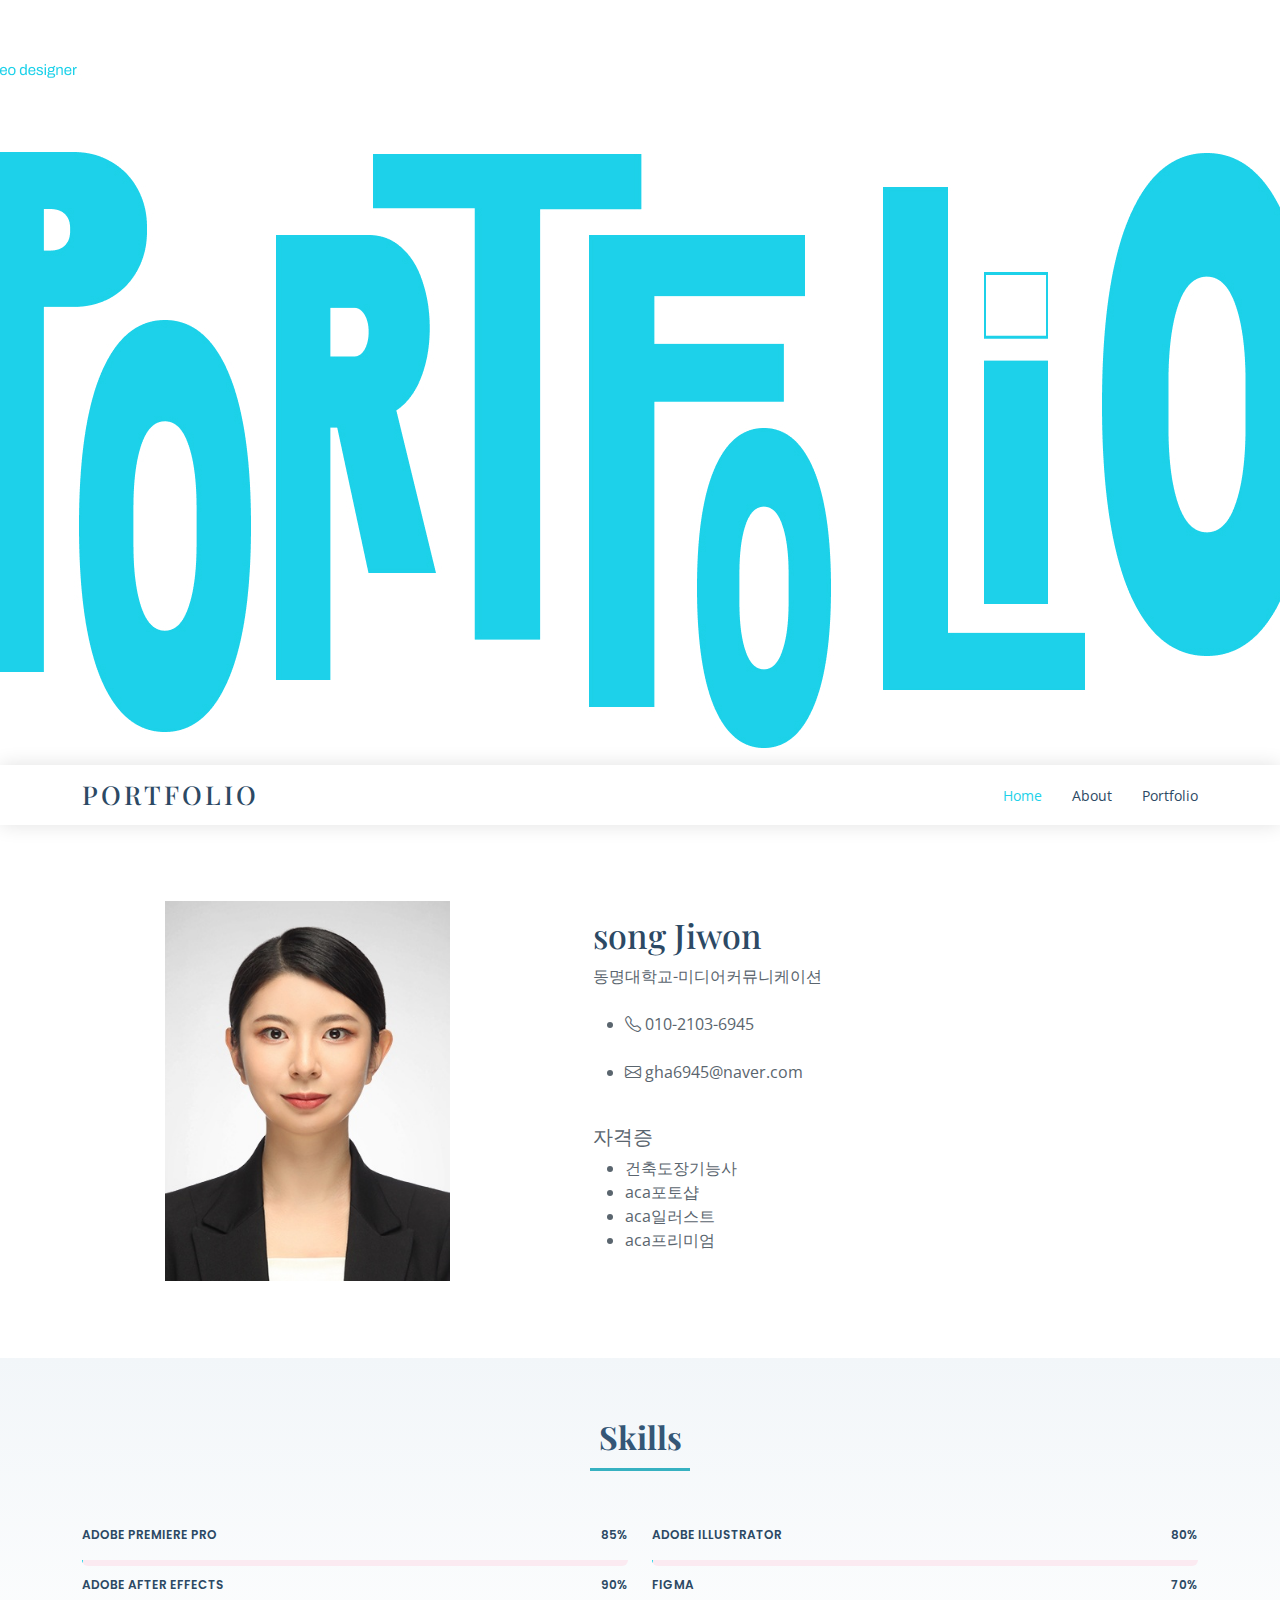
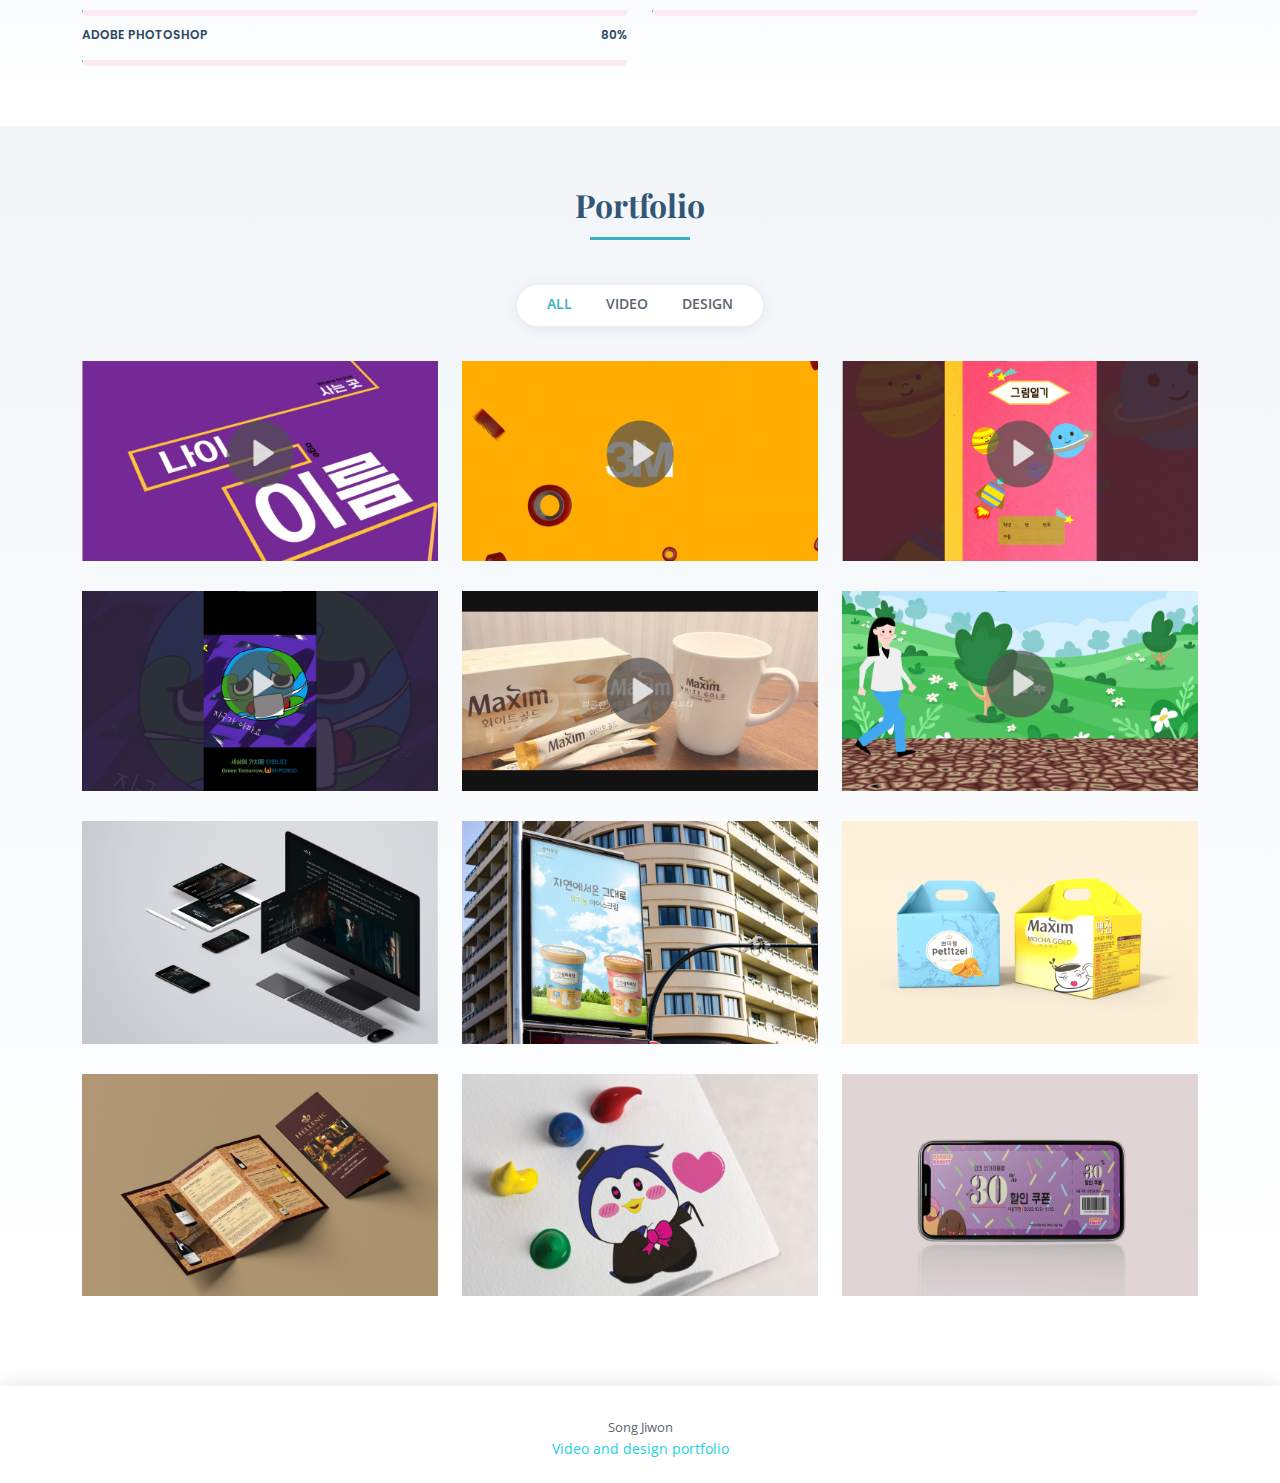
<file: index.html>
<!DOCTYPE html>
<html lang="ko">

<head>
  <meta charset="utf-8">
  <meta content="width=device-width, initial-scale=1.0" name="viewport">

  <title>Song Jiwon</title>
  <meta content="" name="description">
  <meta content="" name="keywords">

  <!-- Favicons -->
  <link href="./img2/icon.svg" rel="icon">
  <link href="assets/img/apple-touch-icon.png" rel="apple-touch-icon">

  <!-- Google Fonts -->
  <link href="https://fonts.googleapis.com/css?family=Open+Sans:300,300i,400,400i,600,600i,700,700i|Poppins:300,300i,400,400i,500,500i,600,600i,700,700i|Playfair+Display:400,400i,500,500i,600,600i,700,700i&subset=cyrillic" rel="stylesheet">

  <!-- Vendor CSS Files -->
  <link href="assets/vendor/bootstrap/css/bootstrap.min.css" rel="stylesheet">
  <link href="assets/vendor/bootstrap-icons/bootstrap-icons.css" rel="stylesheet">
  <link href="assets/vendor/boxicons/css/boxicons.min.css" rel="stylesheet">
  <link href="assets/vendor/glightbox/css/glightbox.min.css" rel="stylesheet">
  <link href="assets/vendor/swiper/swiper-bundle.min.css" rel="stylesheet">

  <!-- Template Main CSS File -->
  <link href="assets/css/style.css" rel="stylesheet">

  <!-- =======================================================
  * Template Name: Lonely
  * Updated: Jan 29 2024 with Bootstrap v5.3.2
  * Template URL: https://bootstrapmade.com/free-html-bootstrap-template-lonely/
  * Author: BootstrapMade.com
  * License: https://bootstrapmade.com/license/
  ======================================================== -->
</head>

<body>

  <!-- ======= Hero Section ======= -->
  <section id="hero" class="d-flex flex-column align-items-center justify-content-center">
    <h1></h1>
    <h2></h2>
    <!-- <a href="#portfolio" class="btn-get-started scrollto"><i class="bi bi-chevron-double-down"></i></a> -->
  </section><!-- End Hero -->

  <!-- ======= Header ======= -->
  <header id="header" class="d-flex align-items-center">
    <div class="container d-flex align-items-center justify-content-between">

      <div class="logo">
        <h1><a href="index.html">portfolio</a></h1>
        <!-- Uncomment below if you prefer to use an image logo -->
        <!-- <a href="index.html"><img src="assets/img/logo.png" alt="" class="img-fluid"></a>-->
      </div>

      <nav id="navbar" class="navbar">
        <ul>
          <li><a class="nav-link scrollto active" href="#hero">Home</a></li>
          <li><a class="nav-link scrollto" href="#about">About</a></li>
          <!-- <li><a class="nav-link scrollto" href="#services">Services</a></li> -->
          <li><a class="nav-link scrollto" href="#portfolio">Portfolio</a></li>
        </ul>
        <i class="bi bi-list mobile-nav-toggle"></i>
      </nav><!-- .navbar -->

    </div>
  </header><!-- End Header -->

  <main id="main">

    <!-- ======= About Section ======= -->
    <section id="about" class="about">
      <div class="container">

        <div class="row no-gutters">
          <div class="image col-xl-5 d-flex align-items-stretch justify-content-center justify-content-lg-start"></div>
          <div class="col-xl-7 ps-0 ps-lg-5 pe-lg-1 d-flex align-items-stretch">
            <div class="content d-flex flex-column justify-content-center">
              <h3>song Jiwon</h3>
              <p>동명대학교-미디어커뮤니케이션</p>
				<br>

				<ul>
					<li><i class="bi bi-telephone"></i> 010-2103-6945</li>
					<br>
					<li><i class="bi bi-envelope"></i> gha6945@naver.com</li>
					
				</ul>
        <br>

        <h5>자격증</h5>

  <ul>
    <li>건축도장기능사</li>
    <li>aca포토샵</li>
    <li>aca일러스트</li>
    <li></i>aca프리미엄</li>
    
  </ul>
        
				
            </div><!-- End .content-->
          </div>
        </div>

      </div>
    </section><!-- End About Section -->

    <!-- ======= Skills Section ======= -->
    <section id="skills" class="skills section-bg">
      <div class="container">

        <div class="section-title">
          <h2 class="row justify-content-center">Skills</h2>
          <p></p>
        </div>

        <div class="row skills-content">

          <div class="col-lg-6">

            <div class="progress">
              <span class="skill">Adobe Premiere Pro <i class="val">85%</i></span>
              <div class="progress-bar-wrap">
                <div class="progress-bar" role="progressbar" aria-valuenow="85" aria-valuemin="0" aria-valuemax="100"></div>
              </div>
            </div>

            <div class="progress">
              <span class="skill">Adobe After Effects <i class="val">90%</i></span>
              <div class="progress-bar-wrap">
                <div class="progress-bar" role="progressbar" aria-valuenow="90" aria-valuemin="0" aria-valuemax="100"></div>
              </div>
            </div>

            <div class="progress">
              <span class="skill">Adobe Photoshop <i class="val">80%</i></span>
              <div class="progress-bar-wrap">
                <div class="progress-bar" role="progressbar" aria-valuenow="80" aria-valuemin="0" aria-valuemax="100"></div>
              </div>
            </div>

          </div>

          <div class="col-lg-6">

            <div class="progress">
              <span class="skill">Adobe Illustrator <i class="val">80%</i></span>
              <div class="progress-bar-wrap">
                <div class="progress-bar" role="progressbar" aria-valuenow="80" aria-valuemin="0" aria-valuemax="100"></div>
              </div>
            </div>

            <div class="progress">
              <span class="skill">Figma <i class="val">70%</i></span>
              <div class="progress-bar-wrap">
                <div class="progress-bar" role="progressbar" aria-valuenow="70" aria-valuemin="0" aria-valuemax="100"></div>
              </div>
            </div>

          </div>

        </div>

      </div>
    </section><!-- End Skills Section -->




    
 <!-- About-->
        <!-- <section class="page-section" id="about">
            <div class="container">
                <div class="text-center">
                    <h2 class="section-heading text-uppercase">About</h2>
                    <h3 class="section-subheading text-muted"></h3>
                </div>
				<div class="row justify-content-center">
				   <img src="./img2/abtou4(b).jpg" alt="about">
				</div>
            </div>
			
        </section> -->

	  

    <!-- ======= Services Section ======= -->
    <!-- ======= Portfolio Section ======= -->
    <section id="portfolio" class="portfolio section-bg">
      <div class="container">

        <div class="section-title">
          <h2 class="row justify-content-center">Portfolio</h2>
          <p></p>
        </div>
		  
		<div class="row">
          <div class="col-lg-12 d-flex justify-content-center">
            <ul id="portfolio-flters">
              <li data-filter="*" class="filter-active">All</li> 
              <li data-filter=".filter-app">video</li>
              <li data-filter=".filter-card">design</li>
            </ul>
          </div>
        </div>  
		  

        <div class="row portfolio-container">



          <div class="col-lg-4 col-md-6 portfolio-item filter-app">
            <div class="portfolio-wrap">
             <a href="https://youtu."><img src="./img3/1.jpg" class="card-img-top" alt="타이포 자소서"></a>
              <div class="portfolio-info">
                <h4>typography</h4>
                <p>MBN Y 포럼 2024 영자 콘테스트</p>
              </div>
              <div class="portfolio-links">
               
                <a href="https://youtu.be/mB9tCd2wkXI?si=MrRqlbJ6D8ANykJV" target="_blank" title="More Details"><i class="bx bx-link"></i></a>
              </div>
            </div>
          </div>

          <div class="col-lg-4 col-md-6 portfolio-item filter-app">
            <div class="portfolio-wrap">
             <a href="https://youtu."><img src="./img3/2.jpg" class="card-img-top" alt="3m"></a>
              <div class="portfolio-info">
                <h4>3M</h4>
                <p>3M SHORT FORM 콘테스트</p>
              </div>
              <div class="portfolio-links">
               
                <a href="https://youtu.be/YlCiuWDrrts" target="_blank" title="More Details"><i class="bx bx-link"></i></a>
              </div>
            </div>
          </div>

          <div class="col-lg-4 col-md-6 portfolio-item filter-app">
            <div class="portfolio-wrap">
             <a href="https://youtu.be/x16u8t7CDGU"><img src="./img3/3.jpg" class="card-img-top" alt="해남고구마"></a>
              <div class="portfolio-info">
                <h4>Animation</h4>
                <p>해남고구마 SHORTS 공모전</p>
              </div>
              <div class="portfolio-links">
               
                <a href="https://youtu.be/x16u8t7CDGU" target="_blank" title="More Details"><i class="bx bx-link"></i></a>
              </div>
            </div>
          </div>

          <div class="col-lg-4 col-md-6 portfolio-item filter-app">
            <div class="portfolio-wrap">
             <a href="https://youtu."><img src="./img3/4.jpg" class="card-img-top" alt="세가더"></a>
              <div class="portfolio-info">
                <h4>세가더</h4>
                <p>세가더 쇼츠 영상 공모전</p>
              </div>
              <div class="portfolio-links">
               
                <a href="https://youtube.com/shorts/Qz4KbfebNNg?si=tNpJ9q44SoJaIt2j" target="_blank" title="More Details"><i class="bx bx-link"></i></a>
              </div>
            </div>
          </div>

          <div class="col-lg-4 col-md-6 portfolio-item filter-app">
            <div class="portfolio-wrap">
             <a href="https://youtu."><img src="./img2/maxim1.jpg" class="card-img-top" alt="맥심"></a>
              <div class="portfolio-info">
                <h4>Maxim</h4>
                <p>Maxim 제품광고 영상</p>
              </div>
              <div class="portfolio-links">
               
                <a href="https://youtu.be/nggbUxx6_Y0?si=0JaGi3tFv72K0But" target="_blank" title="More Details"><i class="bx bx-link"></i></a>
              </div>
            </div>
          </div>
          <div class="col-lg-4 col-md-6 portfolio-item filter-app">
            <div class="portfolio-wrap">
             <a href="https://youtu."><img src="./img2/ca3.jpg" class="card-img-top" alt="맥심"></a>
              <div class="portfolio-info">
                <h4>캐릭터</h4>
                <p>걷는 캐릭터</p>
              </div>
              <div class="portfolio-links">
               
                <a href="https://www.youtube.com/watch?v=NIV0UNbXyi8" target="_blank" title="More Details"><i class="bx bx-link"></i></a>
              </div>
            </div>
          </div>






          
			
		  

		  
			
		<div class="col-lg-4 col-md-6 portfolio-item filter-card">
            <div class="portfolio-wrap">
              <img src="img2/figma mockup.jpg" class="img-fluid" alt="">
              <div class="portfolio-info">
                <h4>figma</h4>
                <p>피그마를 활용한 웹사이트</p>
              </div>
              <div class="portfolio-links">
                <!-- <a href="assets/img/portfolio/portfolio-11.jpg" data-gallery="portfolioGallery" class="portfolio-lightbox" title="plus1"><i class="bx bx-plus"></i></a>  -->
                <a href="portfolio-details_3-1.html" title="More Details"><i class="bx bx-link"></i></a>
              </div>
            </div>
          </div> 
			
			
		<div class="col-lg-4 col-md-6 portfolio-item filter-card">
            <div class="portfolio-wrap">
              <img src="img2/pasture.jpg" class="img-fluid" alt="">
              <div class="portfolio-info">
                <h4>상세페이지</h4>
                <p>상하목장 아이스크림 상세페이지 디자인</p>
              </div>
              <div class="portfolio-links">
                <!-- <a href="assets/img/portfolio/portfolio-9.jpg" data-gallery="portfolioGallery" class="portfolio-lightbox" title="plus5"><i class="bx bx-plus"></i></a> -->
                <a href="portfolio-details_3-6.html" title="More Details"><i class="bx bx-link"></i></a>
              </div>
            </div>
          </div>			
			
			
			
		<div class="col-lg-4 col-md-6 portfolio-item filter-card">
            <div class="portfolio-wrap">
              <img src="./img3/mac1.jpg" class="img-fluid" alt="">
              <div class="portfolio-info">
                <h4>package design</h4>
                <p>맥심, 쁘띠젤 패키지디자인</p>
              </div>
              <div class="portfolio-links">
                <!-- <a href="assets/img/portfolio/portfolio-13.jpg" data-gallery="portfolioGallery" class="portfolio-lightbox" title="plus3"><i class="bx bx-plus"></i></a> -->
                <a href="portfolio-details_3-3.html" title="More Details"><i class="bx bx-link"></i></a>
              </div>
            </div>
          </div>
			
			
		<div class="col-lg-4 col-md-6 portfolio-item filter-card">
            <div class="portfolio-wrap">
              <img src="./img2/leaflet3.jpg" class="img-fluid" alt="">
              <div class="portfolio-info">
                <h4>leaflet design</h4>
                <p>와인 리플릿디자인</p>
              </div>
              <div class="portfolio-links">
                <!-- <a href="assets/img/portfolio/portfolio-11.jpg" data-gallery="portfolioGallery" class="portfolio-lightbox" title="plus4"><i class="bx bx-plus"></i></a> -->
                <a href="portfolio-details_3-4.html" title="More Details"><i class="bx bx-link"></i></a>
              </div>
            </div>
          </div>	
			
			
		<div class="col-lg-4 col-md-6 portfolio-item filter-card">
            <div class="portfolio-wrap">
              <img src="img2/character mockup.jpg" class="img-fluid" alt="">
              <div class="portfolio-info">
                <h4>character</h4>
                <p>캐릭터 디자인 상세페이지</p>
              </div>
              <div class="portfolio-links">
                <!-- <a href="assets/img/portfolio/portfolio-12.jpg" data-gallery="portfolioGallery" class="portfolio-lightbox" title="plus2"><i class="bx bx-plus"></i></a>  -->
                <a href="portfolio-details_3-2.html" title="More Details"><i class="bx bx-link"></i></a>
              </div>
            </div>
          </div>  	
			
		  <div class="col-lg-4 col-md-6 portfolio-item filter-card">
            <div class="portfolio-wrap">
              <img src="img2/banner1 mo.jpg" class="img-fluid" alt="">
              <div class="portfolio-info">
                <h4>event banner</h4>
                <p>던킨도넛, WOODIQUE 이벤트 배너 </p>
              </div>
              <div class="portfolio-links">
                <!-- <a href="assets/img/portfolio/portfolio-9.jpg" data-gallery="portfolioGallery" class="portfolio-lightbox" title="plus6"><i class="bx bx-plus"></i></a> -->
                <a href="portfolio-details_3-5.html" title="More Details"><i class="bx bx-link"></i></a>
              </div>
            </div>
          </div>

        
      
        

        </div>

      </div>
    </section><!-- End Portfolio Section -->

  </main><!-- End #main -->

  <!-- ======= Footer ======= -->
  <footer id="footer">
    <div class="container">
      <div class="copyright"></div>
      <div class="credits">Song Jiwon</div>
		<div class="text-center">
			<a href="">Video and design portfolio</a>
		</div>
    </div>
  </footer><!-- End  Footer -->

  <a href="#" class="back-to-top d-flex align-items-center justify-content-center"><i class="bi bi-arrow-up-short"></i></a>

  <!-- Vendor JS Files -->
  <script src="assets/vendor/purecounter/purecounter_vanilla.js"></script>
  <script src="assets/vendor/bootstrap/js/bootstrap.bundle.min.js"></script>
  <script src="assets/vendor/glightbox/js/glightbox.min.js"></script>
  <script src="assets/vendor/isotope-layout/isotope.pkgd.min.js"></script>
  <script src="assets/vendor/swiper/swiper-bundle.min.js"></script>
  <script src="assets/vendor/waypoints/noframework.waypoints.js"></script>
  <script src="assets/vendor/php-email-form/validate.js"></script>

  <!-- Template Main JS File -->
  <script src="assets/js/main.js"></script>

</body>

</html>
</file>
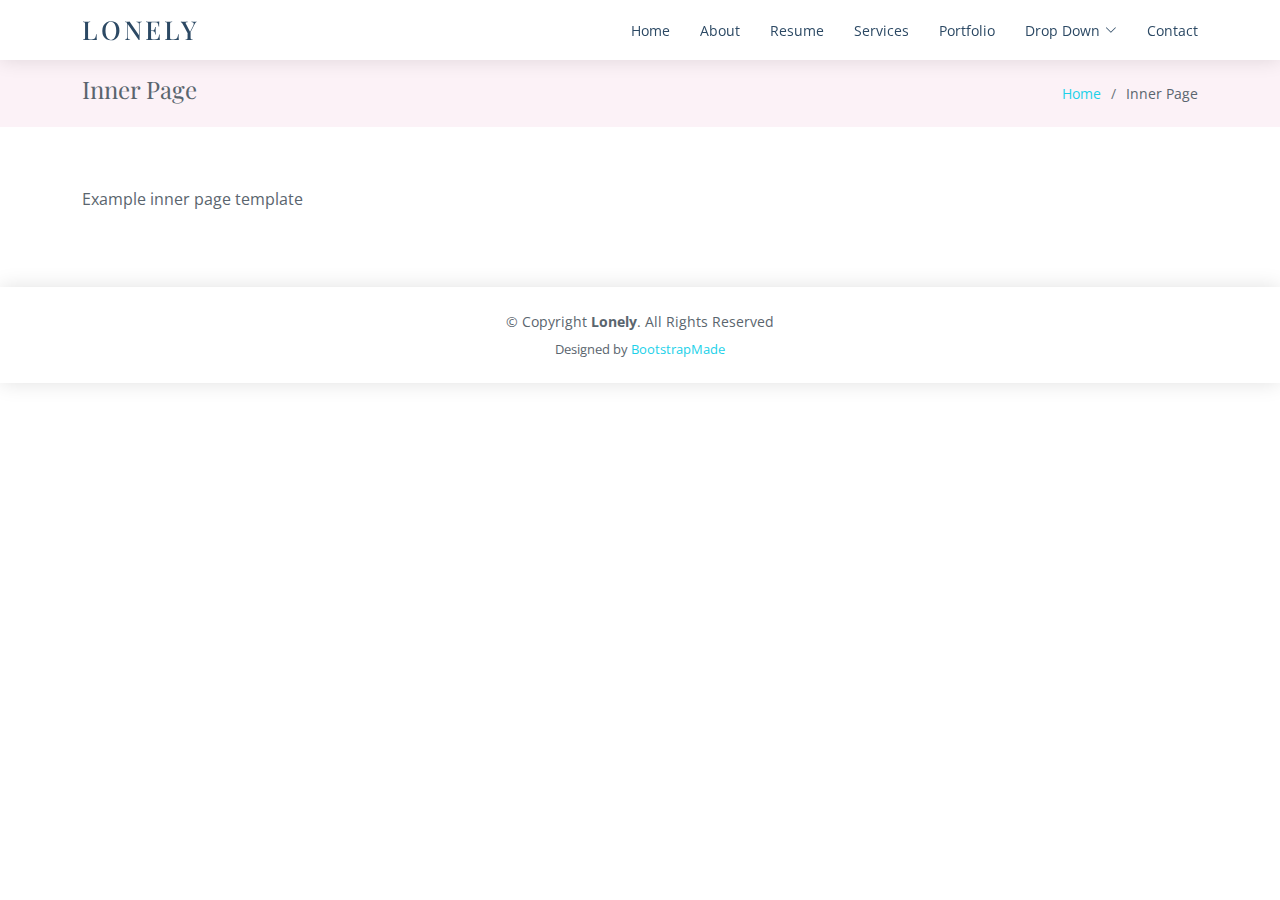
<file: inner-page.html>
<!DOCTYPE html>
<html lang="en">

<head>
  <meta charset="utf-8">
  <meta content="width=device-width, initial-scale=1.0" name="viewport">

  <title>Inner Page - Lonely Bootstrap Template</title>
  <meta content="" name="description">
  <meta content="" name="keywords">

  <!-- Favicons -->
  <link href="assets/img/favicon.png" rel="icon">
  <link href="assets/img/apple-touch-icon.png" rel="apple-touch-icon">

  <!-- Google Fonts -->
  <link href="https://fonts.googleapis.com/css?family=Open+Sans:300,300i,400,400i,600,600i,700,700i|Poppins:300,300i,400,400i,500,500i,600,600i,700,700i|Playfair+Display:400,400i,500,500i,600,600i,700,700i&subset=cyrillic" rel="stylesheet">

  <!-- Vendor CSS Files -->
  <link href="assets/vendor/bootstrap/css/bootstrap.min.css" rel="stylesheet">
  <link href="assets/vendor/bootstrap-icons/bootstrap-icons.css" rel="stylesheet">
  <link href="assets/vendor/boxicons/css/boxicons.min.css" rel="stylesheet">
  <link href="assets/vendor/glightbox/css/glightbox.min.css" rel="stylesheet">
  <link href="assets/vendor/swiper/swiper-bundle.min.css" rel="stylesheet">

  <!-- Template Main CSS File -->
  <link href="assets/css/style.css" rel="stylesheet">

  <!-- =======================================================
  * Template Name: Lonely
  * Updated: Jan 29 2024 with Bootstrap v5.3.2
  * Template URL: https://bootstrapmade.com/free-html-bootstrap-template-lonely/
  * Author: BootstrapMade.com
  * License: https://bootstrapmade.com/license/
  ======================================================== -->
</head>

<body>

  <!-- ======= Header ======= -->
  <header id="header" class="d-flex align-items-center">
    <div class="container d-flex align-items-center justify-content-between">

      <div class="logo">
        <h1><a href="index.html">Lonely</a></h1>
        <!-- Uncomment below if you prefer to use an image logo -->
        <!-- <a href="index.html"><img src="assets/img/logo.png" alt="" class="img-fluid"></a>-->
      </div>

      <nav id="navbar" class="navbar">
        <ul>
          <li><a class="nav-link scrollto " href="#hero">Home</a></li>
          <li><a class="nav-link scrollto" href="#about">About</a></li>
          <li><a class="nav-link scrollto" href="#resume">Resume</a></li>
          <li><a class="nav-link scrollto" href="#services">Services</a></li>
          <li><a class="nav-link scrollto" href="#portfolio">Portfolio</a></li>
          <li class="dropdown"><a href="#"><span>Drop Down</span> <i class="bi bi-chevron-down"></i></a>
            <ul>
              <li><a href="#">Drop Down 1</a></li>
              <li class="dropdown"><a href="#"><span>Deep Drop Down</span> <i class="bi bi-chevron-right"></i></a>
                <ul>
                  <li><a href="#">Deep Drop Down 1</a></li>
                  <li><a href="#">Deep Drop Down 2</a></li>
                  <li><a href="#">Deep Drop Down 3</a></li>
                  <li><a href="#">Deep Drop Down 4</a></li>
                  <li><a href="#">Deep Drop Down 5</a></li>
                </ul>
              </li>
              <li><a href="#">Drop Down 2</a></li>
              <li><a href="#">Drop Down 3</a></li>
              <li><a href="#">Drop Down 4</a></li>
            </ul>
          </li>
          <li><a class="nav-link scrollto" href="#contact">Contact</a></li>
        </ul>
        <i class="bi bi-list mobile-nav-toggle"></i>
      </nav><!-- .navbar -->

    </div>
  </header><!-- End Header -->

  <main id="main">

    <!-- ======= Breadcrumbs Section ======= -->
    <section class="breadcrumbs">
      <div class="container">

        <div class="d-flex justify-content-between align-items-center">
          <h2>Inner Page</h2>
          <ol>
            <li><a href="index.html">Home</a></li>
            <li>Inner Page</li>
          </ol>
        </div>

      </div>
    </section><!-- End Breadcrumbs Section -->

    <section class="inner-page">
      <div class="container">
        <p>
          Example inner page template
        </p>
      </div>
    </section>

  </main><!-- End #main -->

  <!-- ======= Footer ======= -->
  <footer id="footer">
    <div class="container">
      <div class="copyright">
        &copy; Copyright <strong><span>Lonely</span></strong>. All Rights Reserved
      </div>
      <div class="credits">
        <!-- All the links in the footer should remain intact. -->
        <!-- You can delete the links only if you purchased the pro version. -->
        <!-- Licensing information: https://bootstrapmade.com/license/ -->
        <!-- Purchase the pro version with working PHP/AJAX contact form: https://bootstrapmade.com/free-html-bootstrap-template-lonely/ -->
        Designed by <a href="https://bootstrapmade.com/">BootstrapMade</a>
      </div>
    </div>
  </footer><!-- End  Footer -->

  <a href="#" class="back-to-top d-flex align-items-center justify-content-center"><i class="bi bi-arrow-up-short"></i></a>

  <!-- Vendor JS Files -->
  <script src="assets/vendor/purecounter/purecounter_vanilla.js"></script>
  <script src="assets/vendor/bootstrap/js/bootstrap.bundle.min.js"></script>
  <script src="assets/vendor/glightbox/js/glightbox.min.js"></script>
  <script src="assets/vendor/isotope-layout/isotope.pkgd.min.js"></script>
  <script src="assets/vendor/swiper/swiper-bundle.min.js"></script>
  <script src="assets/vendor/waypoints/noframework.waypoints.js"></script>
  <script src="assets/vendor/php-email-form/validate.js"></script>

  <!-- Template Main JS File -->
  <script src="assets/js/main.js"></script>

</body>

</html>
</file>
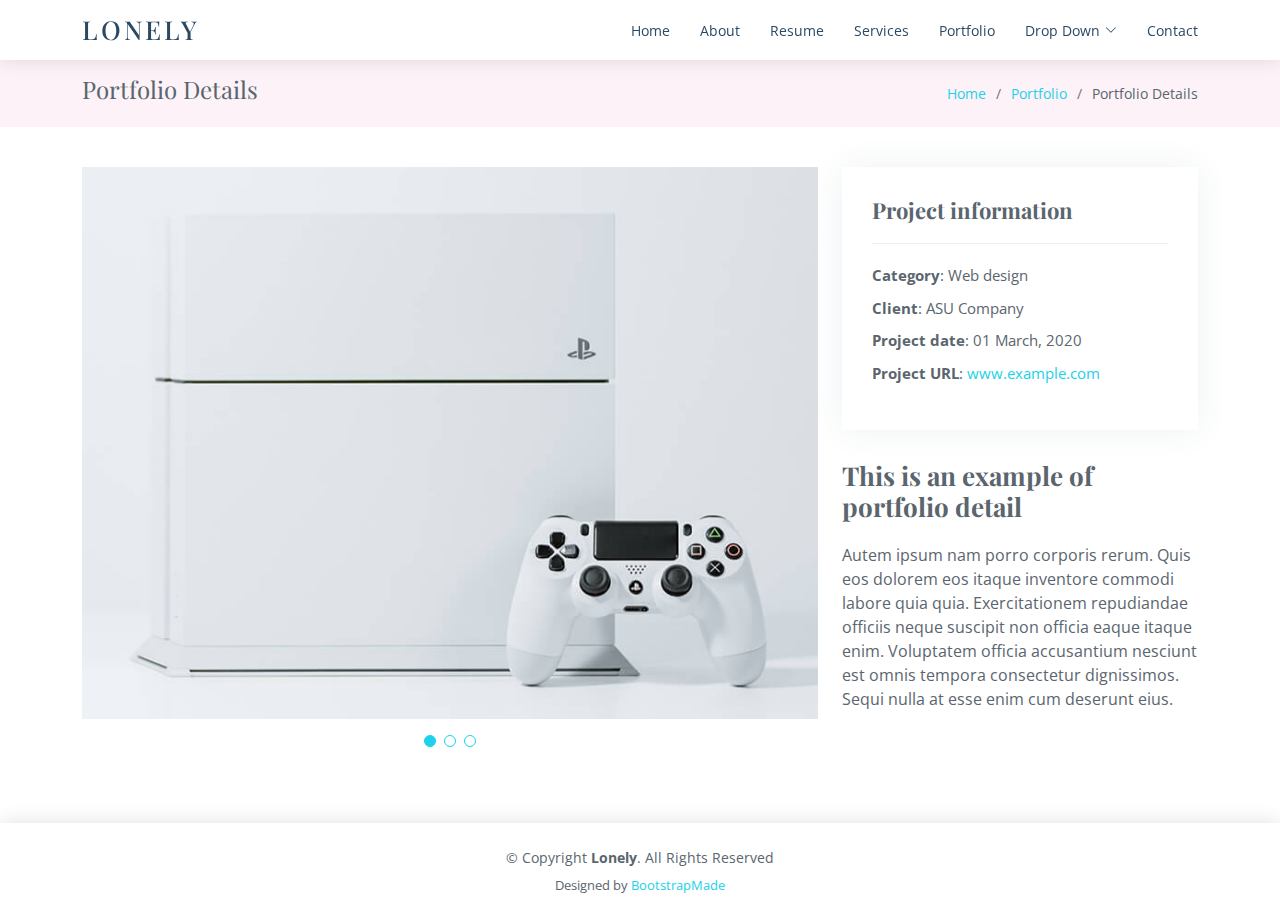
<file: portfolio-details.html>
<!DOCTYPE html>
<html lang="en">

<head>
  <meta charset="utf-8">
  <meta content="width=device-width, initial-scale=1.0" name="viewport">

  <title>Portfolio Details - Lonely Bootstrap Template</title>
  <meta content="" name="description">
  <meta content="" name="keywords">

  <!-- Favicons -->
  <link href="assets/img/favicon.png" rel="icon">
  <link href="assets/img/apple-touch-icon.png" rel="apple-touch-icon">

  <!-- Google Fonts -->
  <link href="https://fonts.googleapis.com/css?family=Open+Sans:300,300i,400,400i,600,600i,700,700i|Poppins:300,300i,400,400i,500,500i,600,600i,700,700i|Playfair+Display:400,400i,500,500i,600,600i,700,700i&subset=cyrillic" rel="stylesheet">

  <!-- Vendor CSS Files -->
  <link href="assets/vendor/bootstrap/css/bootstrap.min.css" rel="stylesheet">
  <link href="assets/vendor/bootstrap-icons/bootstrap-icons.css" rel="stylesheet">
  <link href="assets/vendor/boxicons/css/boxicons.min.css" rel="stylesheet">
  <link href="assets/vendor/glightbox/css/glightbox.min.css" rel="stylesheet">
  <link href="assets/vendor/swiper/swiper-bundle.min.css" rel="stylesheet">

  <!-- Template Main CSS File -->
  <link href="assets/css/style.css" rel="stylesheet">

  <!-- =======================================================
  * Template Name: Lonely
  * Updated: Jan 29 2024 with Bootstrap v5.3.2
  * Template URL: https://bootstrapmade.com/free-html-bootstrap-template-lonely/
  * Author: BootstrapMade.com
  * License: https://bootstrapmade.com/license/
  ======================================================== -->
</head>

<body>

  <!-- ======= Header ======= -->
  <header id="header" class="d-flex align-items-center">
    <div class="container d-flex align-items-center justify-content-between">

      <div class="logo">
        <h1><a href="index.html">Lonely</a></h1>
        <!-- Uncomment below if you prefer to use an image logo -->
        <!-- <a href="index.html"><img src="assets/img/logo.png" alt="" class="img-fluid"></a>-->
      </div>

      <nav id="navbar" class="navbar">
        <ul>
          <li><a class="nav-link scrollto " href="#hero">Home</a></li>
          <li><a class="nav-link scrollto" href="#about">About</a></li>
          <li><a class="nav-link scrollto" href="#resume">Resume</a></li>
          <li><a class="nav-link scrollto" href="#services">Services</a></li>
          <li><a class="nav-link scrollto" href="#portfolio">Portfolio</a></li>
          <li class="dropdown"><a href="#"><span>Drop Down</span> <i class="bi bi-chevron-down"></i></a>
            <ul>
              <li><a href="#">Drop Down 1</a></li>
              <li class="dropdown"><a href="#"><span>Deep Drop Down</span> <i class="bi bi-chevron-right"></i></a>
                <ul>
                  <li><a href="#">Deep Drop Down 1</a></li>
                  <li><a href="#">Deep Drop Down 2</a></li>
                  <li><a href="#">Deep Drop Down 3</a></li>
                  <li><a href="#">Deep Drop Down 4</a></li>
                  <li><a href="#">Deep Drop Down 5</a></li>
                </ul>
              </li>
              <li><a href="#">Drop Down 2</a></li>
              <li><a href="#">Drop Down 3</a></li>
              <li><a href="#">Drop Down 4</a></li>
            </ul>
          </li>
          <li><a class="nav-link scrollto" href="#contact">Contact</a></li>
        </ul>
        <i class="bi bi-list mobile-nav-toggle"></i>
      </nav><!-- .navbar -->

    </div>
  </header><!-- End Header -->

  <main id="main">

    <!-- ======= Breadcrumbs Section ======= -->
    <section class="breadcrumbs">
      <div class="container">

        <div class="d-flex justify-content-between align-items-center">
          <h2>Portfolio Details</h2>
          <ol>
            <li><a href="index.html">Home</a></li>
            <li><a href="portfolio.html">Portfolio</a></li>
            <li>Portfolio Details</li>
          </ol>
        </div>

      </div>
    </section><!-- Breadcrumbs Section -->

    <!-- ======= Portfolio Details Section ======= -->
    <section id="portfolio-details" class="portfolio-details">
      <div class="container">

        <div class="row gy-4">

          <div class="col-lg-8">
            <div class="portfolio-details-slider swiper">
              <div class="swiper-wrapper align-items-center">

                <div class="swiper-slide">
                  <img src="assets/img/portfolio/portfolio-1.jpg" alt="">
                </div>

                <div class="swiper-slide">
                  <img src="assets/img/portfolio/portfolio-2.jpg" alt="">
                </div>

                <div class="swiper-slide">
                  <img src="assets/img/portfolio/portfolio-3.jpg" alt="">
                </div>

              </div>
              <div class="swiper-pagination"></div>
            </div>
          </div>

          <div class="col-lg-4">
            <div class="portfolio-info">
              <h3>Project information</h3>
              <ul>
                <li><strong>Category</strong>: Web design</li>
                <li><strong>Client</strong>: ASU Company</li>
                <li><strong>Project date</strong>: 01 March, 2020</li>
                <li><strong>Project URL</strong>: <a href="#">www.example.com</a></li>
              </ul>
            </div>
            <div class="portfolio-description">
              <h2>This is an example of portfolio detail</h2>
              <p>
                Autem ipsum nam porro corporis rerum. Quis eos dolorem eos itaque inventore commodi labore quia quia. Exercitationem repudiandae officiis neque suscipit non officia eaque itaque enim. Voluptatem officia accusantium nesciunt est omnis tempora consectetur dignissimos. Sequi nulla at esse enim cum deserunt eius.
              </p>
            </div>
          </div>

        </div>

      </div>
    </section><!-- End Portfolio Details Section -->

  </main><!-- End #main -->

  <!-- ======= Footer ======= -->
  <footer id="footer">
    <div class="container">
      <div class="copyright">
        &copy; Copyright <strong><span>Lonely</span></strong>. All Rights Reserved
      </div>
      <div class="credits">
        <!-- All the links in the footer should remain intact. -->
        <!-- You can delete the links only if you purchased the pro version. -->
        <!-- Licensing information: https://bootstrapmade.com/license/ -->
        <!-- Purchase the pro version with working PHP/AJAX contact form: https://bootstrapmade.com/free-html-bootstrap-template-lonely/ -->
        Designed by <a href="https://bootstrapmade.com/">BootstrapMade</a>
      </div>
    </div>
  </footer><!-- End  Footer -->

  <a href="#" class="back-to-top d-flex align-items-center justify-content-center"><i class="bi bi-arrow-up-short"></i></a>

  <!-- Vendor JS Files -->
  <script src="assets/vendor/purecounter/purecounter_vanilla.js"></script>
  <script src="assets/vendor/bootstrap/js/bootstrap.bundle.min.js"></script>
  <script src="assets/vendor/glightbox/js/glightbox.min.js"></script>
  <script src="assets/vendor/isotope-layout/isotope.pkgd.min.js"></script>
  <script src="assets/vendor/swiper/swiper-bundle.min.js"></script>
  <script src="assets/vendor/waypoints/noframework.waypoints.js"></script>
  <script src="assets/vendor/php-email-form/validate.js"></script>

  <!-- Template Main JS File -->
  <script src="assets/js/main.js"></script>

</body>

</html>
</file>
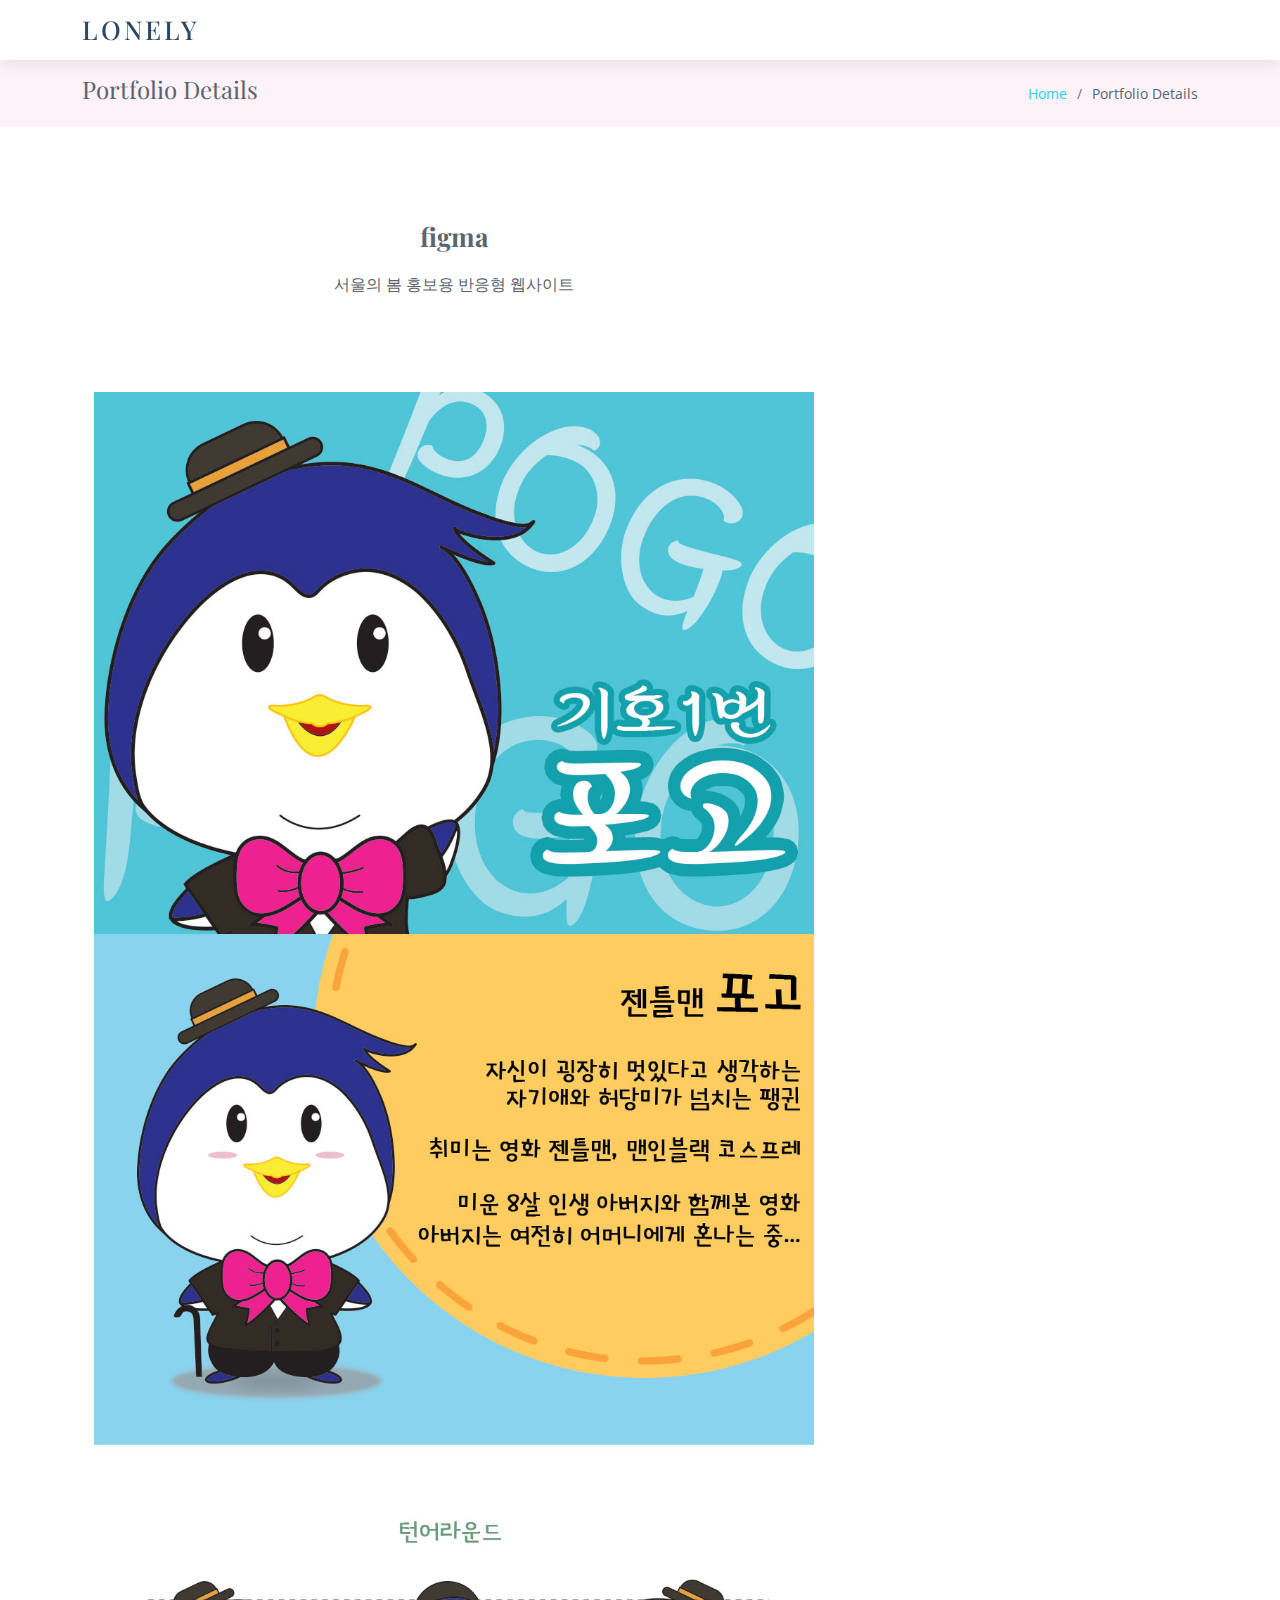
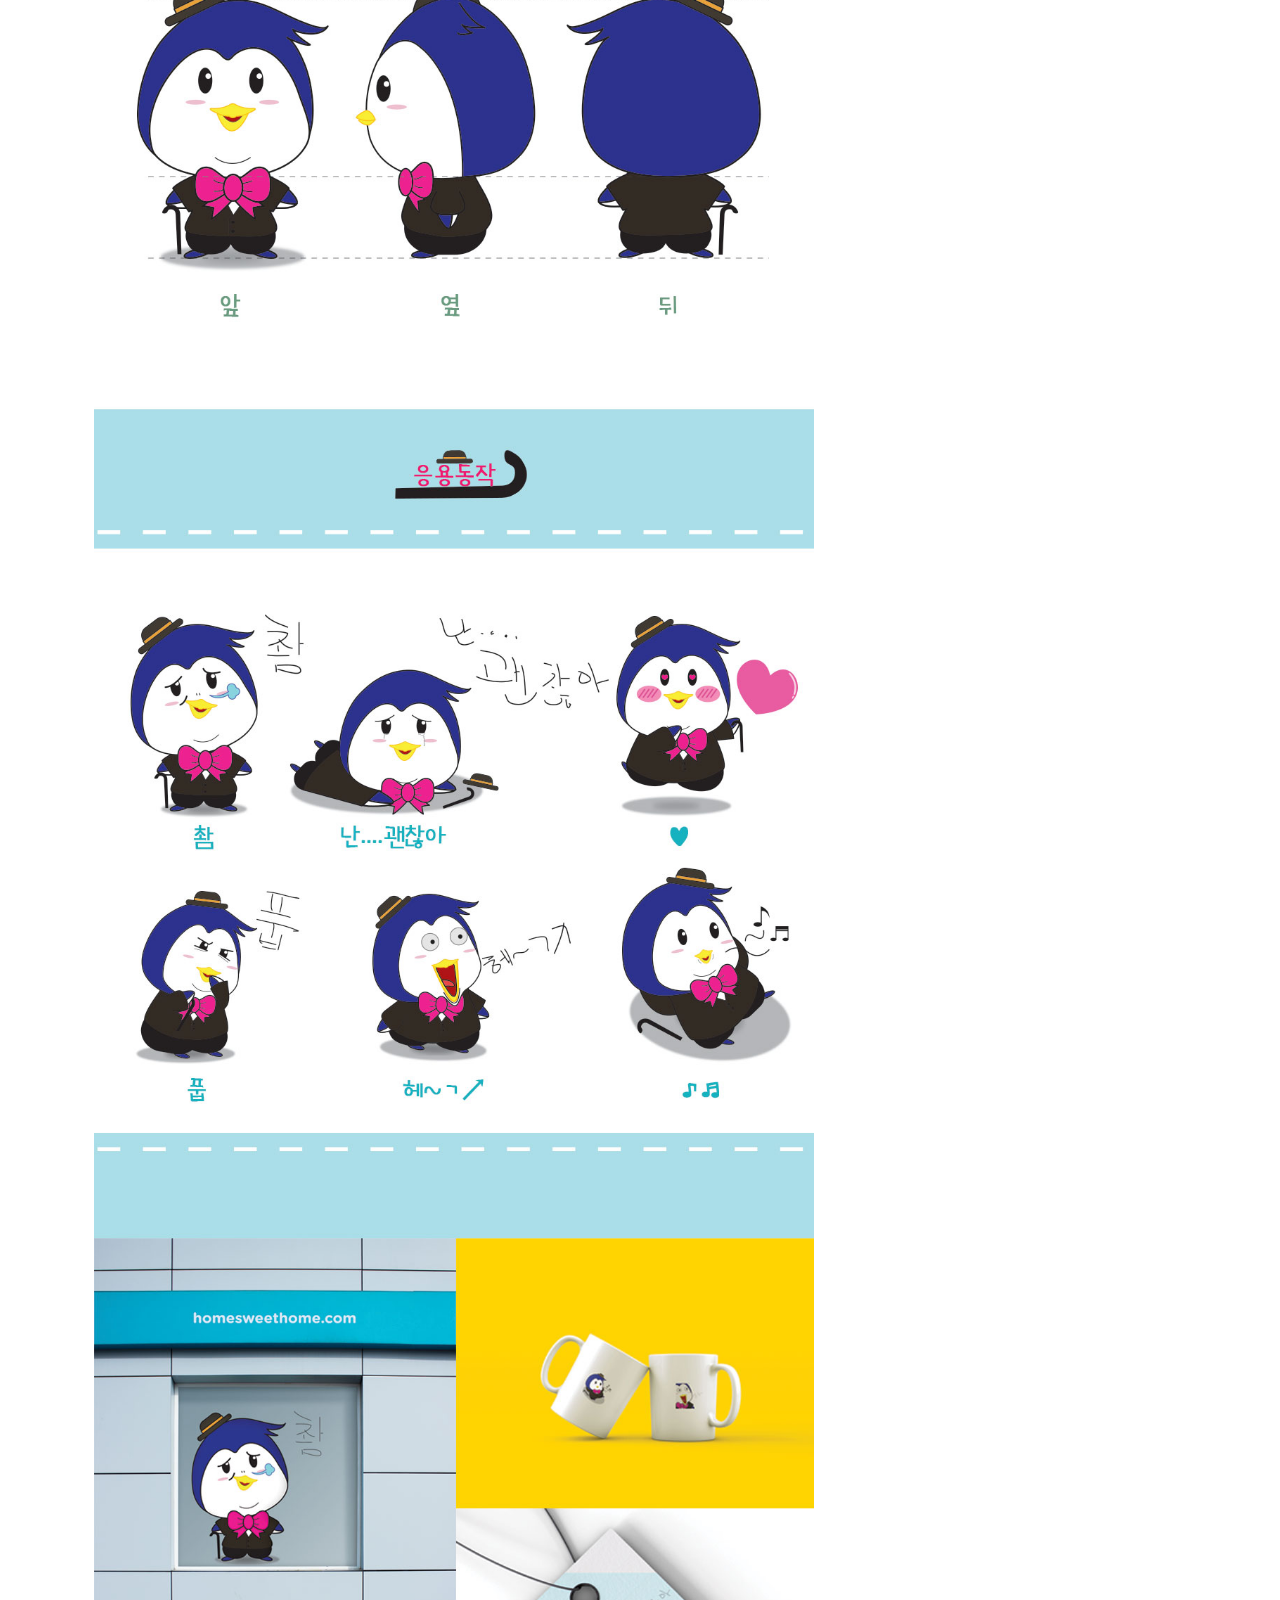
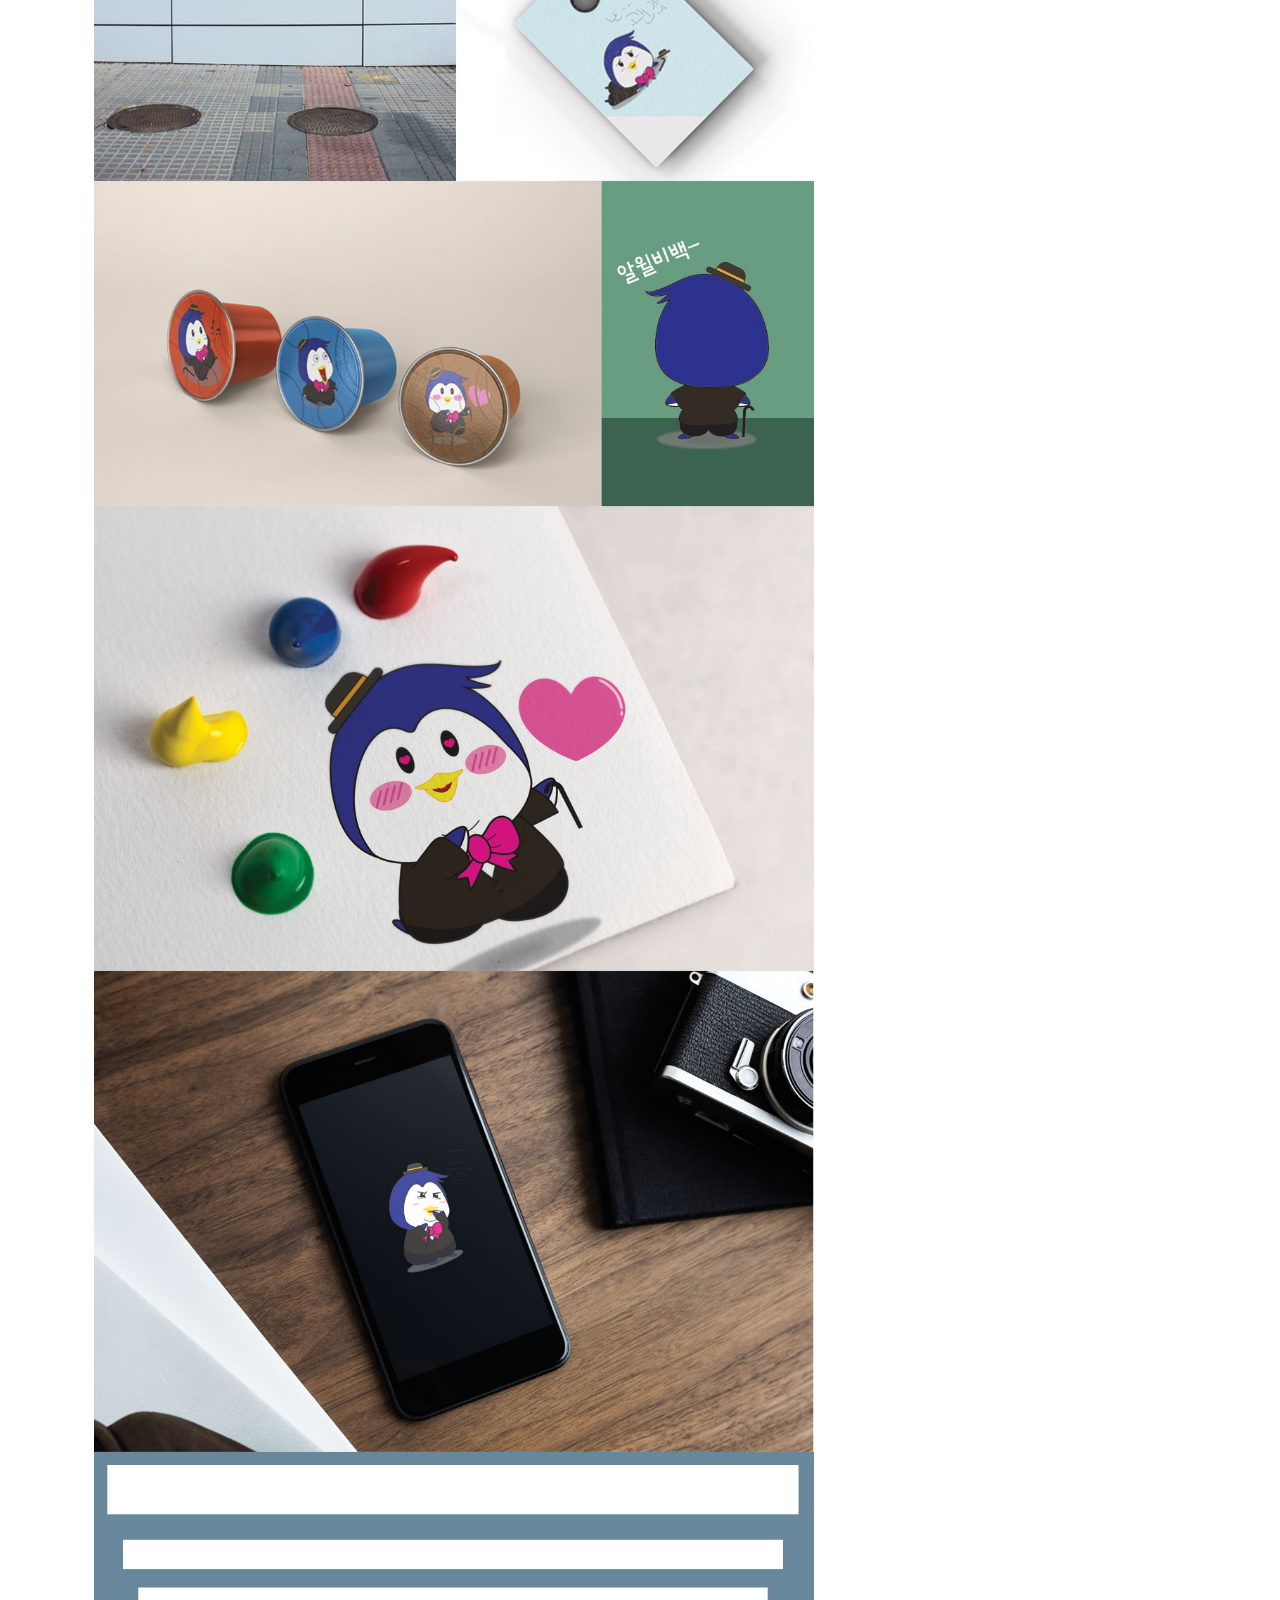
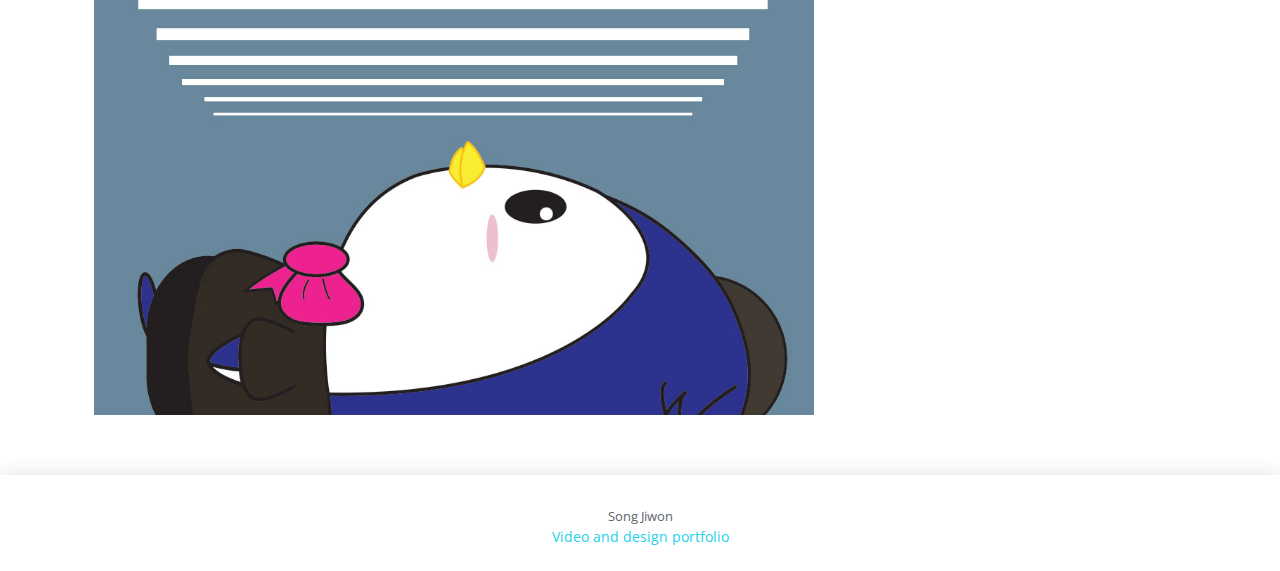
<file: portfolio-details_3-2.html>
<!DOCTYPE html>
<html lang="ko">

<head>
  <meta charset="utf-8">
  <meta content="width=device-width, initial-scale=1.0" name="viewport">

  <title>Portfolio Details - Lonely Bootstrap Template</title>
  <meta content="" name="description">
  <meta content="" name="keywords">

  <!-- Favicons -->
  <link href="./img2/icon.svg" rel="icon">
  <link href="assets/img/apple-touch-icon.png" rel="apple-touch-icon">

  <!-- Google Fonts -->
  <link href="https://fonts.googleapis.com/css?family=Open+Sans:300,300i,400,400i,600,600i,700,700i|Poppins:300,300i,400,400i,500,500i,600,600i,700,700i|Playfair+Display:400,400i,500,500i,600,600i,700,700i&subset=cyrillic" rel="stylesheet">

  <!-- Vendor CSS Files -->
  <link href="assets/vendor/bootstrap/css/bootstrap.min.css" rel="stylesheet">
  <link href="assets/vendor/bootstrap-icons/bootstrap-icons.css" rel="stylesheet">
  <link href="assets/vendor/boxicons/css/boxicons.min.css" rel="stylesheet">
  <link href="assets/vendor/glightbox/css/glightbox.min.css" rel="stylesheet">
  <link href="assets/vendor/swiper/swiper-bundle.min.css" rel="stylesheet">

  <!-- Template Main CSS File -->
  <link href="assets/css/style.css" rel="stylesheet">

  <!-- =======================================================
  * Template Name: Lonely
  * Updated: Jan 29 2024 with Bootstrap v5.3.2
  * Template URL: https://bootstrapmade.com/free-html-bootstrap-template-lonely/
  * Author: BootstrapMade.com
  * License: https://bootstrapmade.com/license/
  ======================================================== -->
</head>

<body>
	
	
	

  <!-- ======= Header ======= -->
  <header id="header" class="d-flex align-items-center">
    <div class="container d-flex align-items-center justify-content-between">

      <div class="logo">
        <h1><a href="index.html">Lonely</a></h1>
        <!-- Uncomment below if you prefer to use an image logo -->
        <!-- <a href="index.html"><img src="assets/img/logo.png" alt="" class="img-fluid"></a>-->
      </div>

    

    </div>
  </header><!-- End Header -->

  <main id="main">

    <!-- ======= Breadcrumbs Section ======= -->
    <section class="breadcrumbs">
      <div class="container">

        <div class="d-flex justify-content-between align-items-center">
          <h2>Portfolio Details</h2>
          <ol>
            <li><a href="index.html">Home</a></li>
            <li>Portfolio Details</li>
          </ol>
        </div>

      </div>
    </section><!-- Breadcrumbs Section -->


	<br>
    
    <!-- ======= Portfolio Details Section ======= -->
    <section id="portfolio-details" class="portfolio-details">
      <div class="container">

    	
			
	
      <div class="container">


        <div class="row gy-4">	
          <div class="col-lg-8">
            
				  
				  <div class="portfolio-description text-center">
		<h2>figma</h2>
			<p>
				서울의 봄 홍보용 반응형 웹사이트
			</p>
	  </div> 
				
				  
				  
				
				<div class="tab-content" id="myTabContent">
				  <div class="tab-pane fade show active  align-self-center" id="home-tab-pane" role="tabpanel" aria-labelledby="home-tab" tabindex="0">
					  <br><br>
					  <h3 class="container"></h3>
					  <br>
					  <img src="img2/penguin3.jpg" alt="pc" width="100%">
				  </div>
					
				 
					
				</div>  
				  
			</div>
	
           
          </div>

		
		  </div>
		</div>
	  </section>
  </main><!-- End #main -->

  <!-- ======= Footer ======= -->
  <footer id="footer">
    <div class="container">
      <div class="copyright"></div>
      <div class="credits">Song Jiwon</div>
		<div class="text-center">
			<a href="">Video and design portfolio</a>
		</div>
    </div>
  </footer><!-- End  Footer -->

  <a href="#" class="back-to-top d-flex align-items-center justify-content-center"><i class="bi bi-arrow-up-short"></i></a>

	
	
	
	
  <!-- Vendor JS Files -->
  <script src="assets/vendor/purecounter/purecounter_vanilla.js"></script>
  <script src="assets/vendor/bootstrap/js/bootstrap.bundle.min.js"></script>
  <script src="assets/vendor/glightbox/js/glightbox.min.js"></script>
  <script src="assets/vendor/isotope-layout/isotope.pkgd.min.js"></script>
  <script src="assets/vendor/swiper/swiper-bundle.min.js"></script>
  <script src="assets/vendor/waypoints/noframework.waypoints.js"></script>
  <script src="assets/vendor/php-email-form/validate.js"></script>

  <!-- Template Main JS File -->
  <script src="assets/js/main.js"></script>

</body>

</html>
</file>
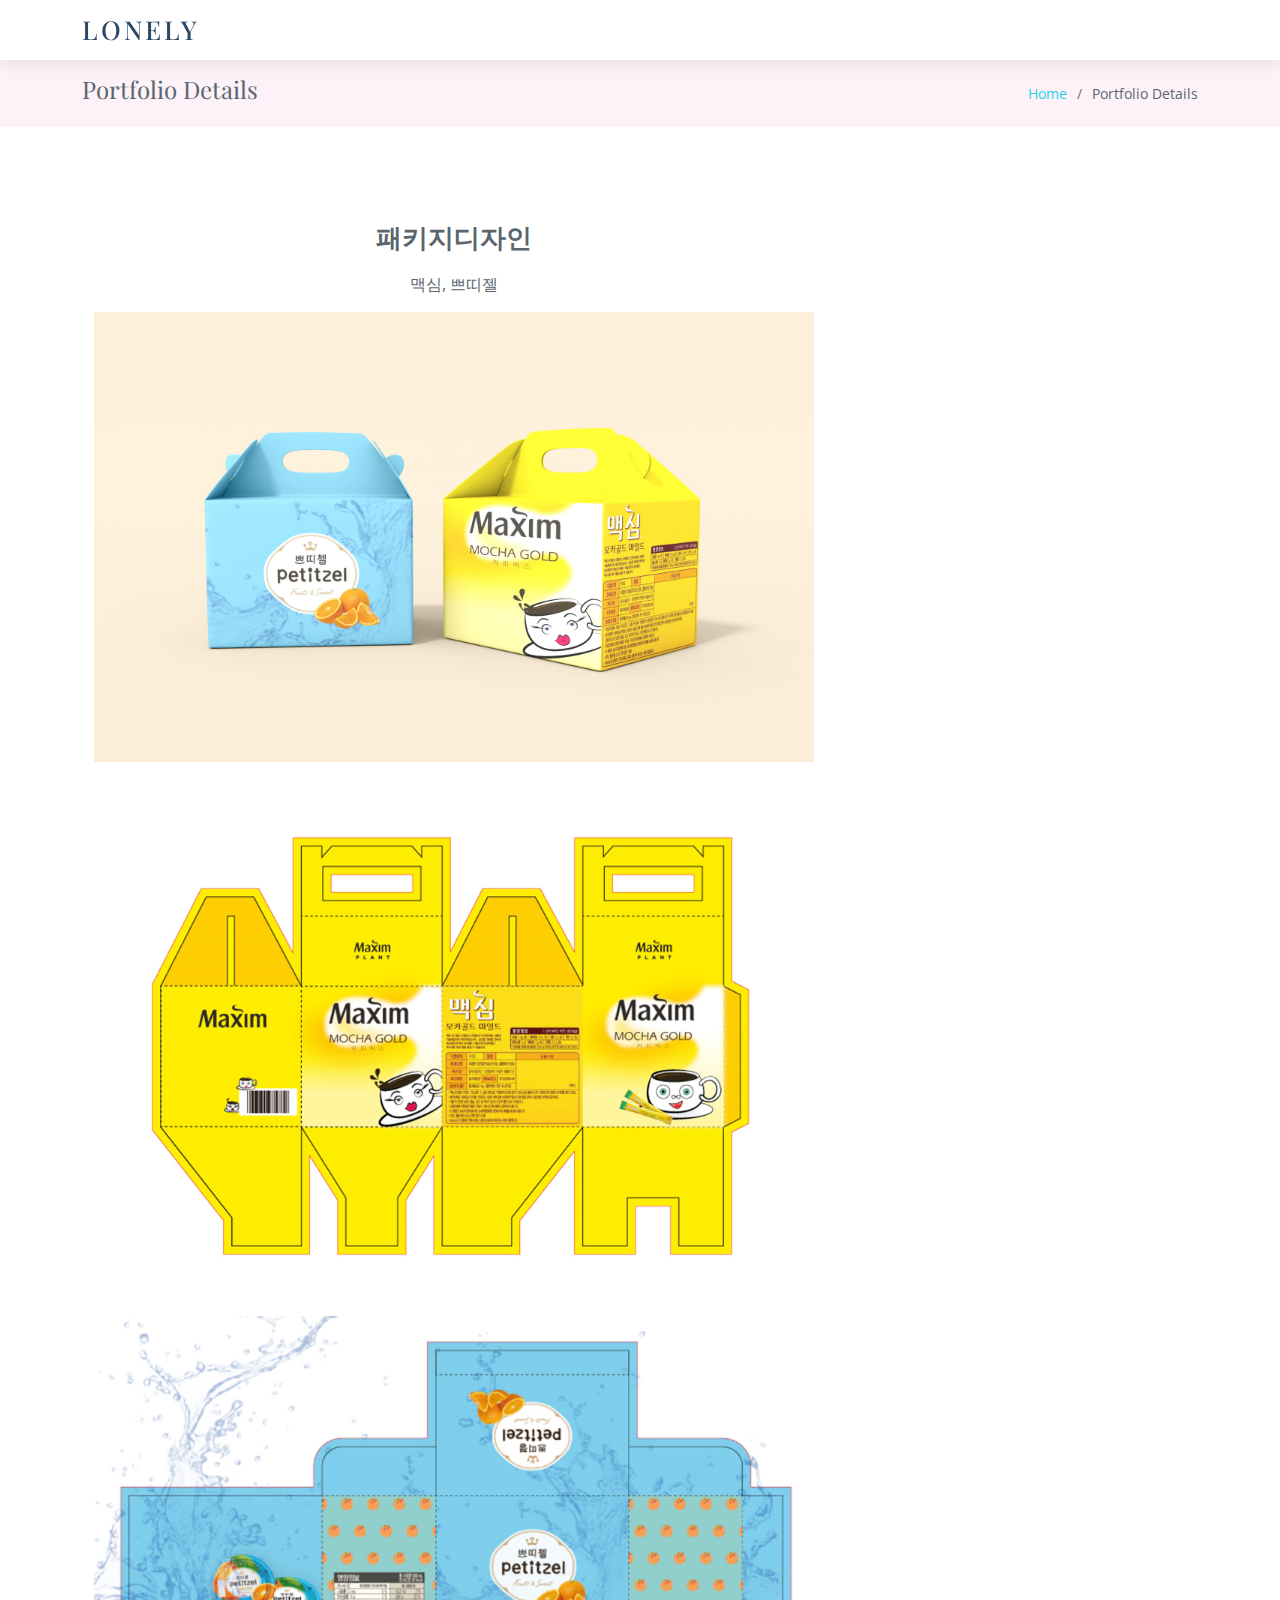
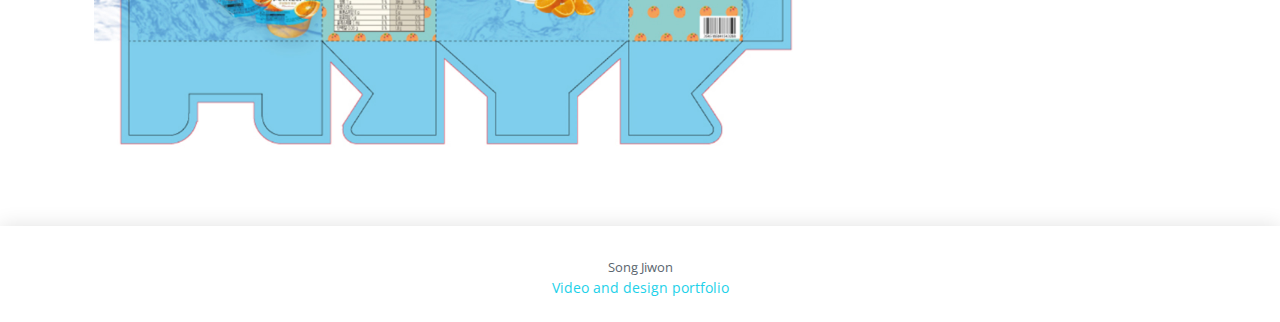
<file: portfolio-details_3-3.html>
<!DOCTYPE html>
<html lang="ko">

<head>
  <meta charset="utf-8">
  <meta content="width=device-width, initial-scale=1.0" name="viewport">

  <title>Portfolio Details - Lonely Bootstrap Template</title>
  <meta content="" name="description">
  <meta content="" name="keywords">

  <!-- Favicons -->
  <link href="./img2/icon.svg" rel="icon">
  <link href="assets/img/apple-touch-icon.png" rel="apple-touch-icon">

  <!-- Google Fonts -->
  <link href="https://fonts.googleapis.com/css?family=Open+Sans:300,300i,400,400i,600,600i,700,700i|Poppins:300,300i,400,400i,500,500i,600,600i,700,700i|Playfair+Display:400,400i,500,500i,600,600i,700,700i&subset=cyrillic" rel="stylesheet">

  <!-- Vendor CSS Files -->
  <link href="assets/vendor/bootstrap/css/bootstrap.min.css" rel="stylesheet">
  <link href="assets/vendor/bootstrap-icons/bootstrap-icons.css" rel="stylesheet">
  <link href="assets/vendor/boxicons/css/boxicons.min.css" rel="stylesheet">
  <link href="assets/vendor/glightbox/css/glightbox.min.css" rel="stylesheet">
  <link href="assets/vendor/swiper/swiper-bundle.min.css" rel="stylesheet">

  <!-- Template Main CSS File -->
  <link href="assets/css/style.css" rel="stylesheet">

  <!-- =======================================================
  * Template Name: Lonely
  * Updated: Jan 29 2024 with Bootstrap v5.3.2
  * Template URL: https://bootstrapmade.com/free-html-bootstrap-template-lonely/
  * Author: BootstrapMade.com
  * License: https://bootstrapmade.com/license/
  ======================================================== -->
</head>

<body>
	
	
	

  <!-- ======= Header ======= -->
  <header id="header" class="d-flex align-items-center">
    <div class="container d-flex align-items-center justify-content-between">

      <div class="logo">
        <h1><a href="index.html">Lonely</a></h1>
        <!-- Uncomment below if you prefer to use an image logo -->
        <!-- <a href="index.html"><img src="assets/img/logo.png" alt="" class="img-fluid"></a>-->
      </div>

    

    </div>
  </header><!-- End Header -->

  <main id="main">

    <!-- ======= Breadcrumbs Section ======= -->
    <section class="breadcrumbs">
      <div class="container">

        <div class="d-flex justify-content-between align-items-center">
          <h2>Portfolio Details</h2>
          <ol>
            <li><a href="index.html">Home</a></li>
            <li>Portfolio Details</li>
          </ol>
        </div>

      </div>
    </section><!-- Breadcrumbs Section -->


	<br>
    
    <!-- ======= Portfolio Details Section ======= -->
    <section id="portfolio-details" class="portfolio-details">
      <div class="container">

    	
			
	
      <div class="container">


        <div class="row gy-4">	
          <div class="col-lg-8">
            
				  
				  
				<div class="portfolio-description text-center">
		<h2>패키지디자인</h2>
			<p>
				맥심, 쁘띠젤
			</p>
	  </div> 
				  
				  
				
				<div class="tab-content" id="myTabContent">
				  <div class="tab-pane fade show active  align-self-center" id="home-tab-pane" role="tabpanel" aria-labelledby="home-tab" tabindex="0">
					  <img src="./img3/mac1.jpg" alt="pc" width="100%">
					  <br><br>
					  <h3 class="container"></h3>
					  <br>
					  <img src="img2/Maxim box.jpg" alt="pc" width="100%">
            <br><br><br>
            <img src="img2/Petitgel box.jpg" alt="pc" width="100%">
				  </div>
					
				 
					
				</div>  
				  
			</div>
           
          </div>
		  </div>
		</div>
	  </section>
  </main><!-- End #main -->

 <!-- ======= Footer ======= -->
  <footer id="footer">
    <div class="container">
      <div class="copyright"></div>
      <div class="credits">Song Jiwon</div>
		<div class="text-center">
			<a href="">Video and design portfolio</a>
		</div>
    </div>
  </footer><!-- End  Footer -->

  <a href="#" class="back-to-top d-flex align-items-center justify-content-center"><i class="bi bi-arrow-up-short"></i></a>

	
	
	
	
  <!-- Vendor JS Files -->
  <script src="assets/vendor/purecounter/purecounter_vanilla.js"></script>
  <script src="assets/vendor/bootstrap/js/bootstrap.bundle.min.js"></script>
  <script src="assets/vendor/glightbox/js/glightbox.min.js"></script>
  <script src="assets/vendor/isotope-layout/isotope.pkgd.min.js"></script>
  <script src="assets/vendor/swiper/swiper-bundle.min.js"></script>
  <script src="assets/vendor/waypoints/noframework.waypoints.js"></script>
  <script src="assets/vendor/php-email-form/validate.js"></script>

  <!-- Template Main JS File -->
  <script src="assets/js/main.js"></script>

</body>

</html>
</file>
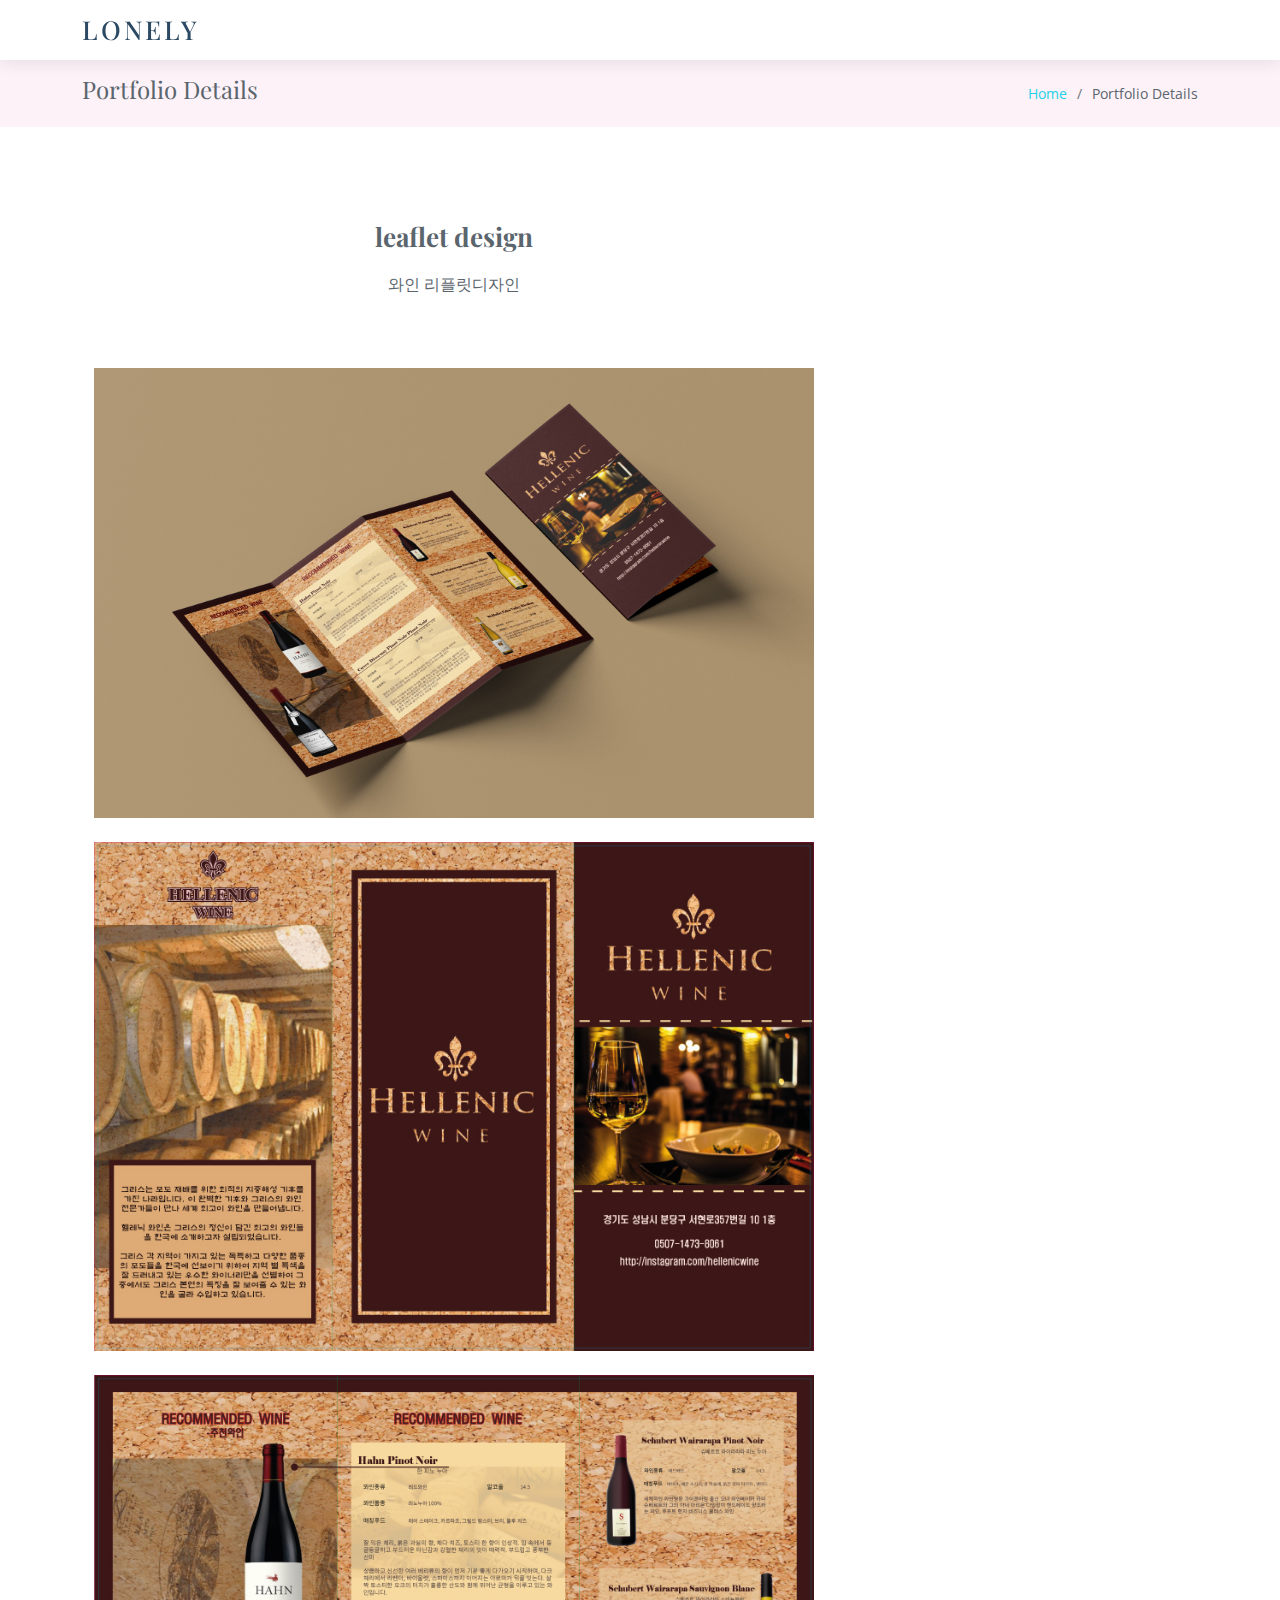
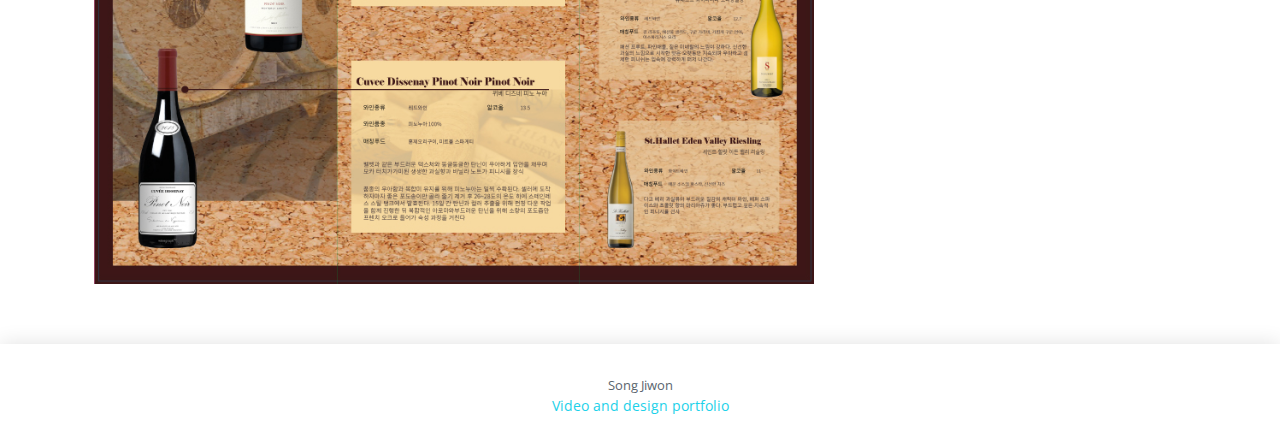
<file: portfolio-details_3-4.html>
<!DOCTYPE html>
<html lang="ko">

<head>
  <meta charset="utf-8">
  <meta content="width=device-width, initial-scale=1.0" name="viewport">

  <title>Portfolio Details - Lonely Bootstrap Template</title>
  <meta content="" name="description">
  <meta content="" name="keywords">

  <!-- Favicons -->
  <link href="./img2/icon.svg" rel="icon">
  <link href="assets/img/apple-touch-icon.png" rel="apple-touch-icon">

  <!-- Google Fonts -->
  <link href="https://fonts.googleapis.com/css?family=Open+Sans:300,300i,400,400i,600,600i,700,700i|Poppins:300,300i,400,400i,500,500i,600,600i,700,700i|Playfair+Display:400,400i,500,500i,600,600i,700,700i&subset=cyrillic" rel="stylesheet">

  <!-- Vendor CSS Files -->
  <link href="assets/vendor/bootstrap/css/bootstrap.min.css" rel="stylesheet">
  <link href="assets/vendor/bootstrap-icons/bootstrap-icons.css" rel="stylesheet">
  <link href="assets/vendor/boxicons/css/boxicons.min.css" rel="stylesheet">
  <link href="assets/vendor/glightbox/css/glightbox.min.css" rel="stylesheet">
  <link href="assets/vendor/swiper/swiper-bundle.min.css" rel="stylesheet">

  <!-- Template Main CSS File -->
  <link href="assets/css/style.css" rel="stylesheet">

  <!-- =======================================================
  * Template Name: Lonely
  * Updated: Jan 29 2024 with Bootstrap v5.3.2
  * Template URL: https://bootstrapmade.com/free-html-bootstrap-template-lonely/
  * Author: BootstrapMade.com
  * License: https://bootstrapmade.com/license/
  ======================================================== -->
</head>

<body>
	
	
	

  <!-- ======= Header ======= -->
  <header id="header" class="d-flex align-items-center">
    <div class="container d-flex align-items-center justify-content-between">

      <div class="logo">
        <h1><a href="index.html">Lonely</a></h1>
        <!-- Uncomment below if you prefer to use an image logo -->
        <!-- <a href="index.html"><img src="assets/img/logo.png" alt="" class="img-fluid"></a>-->
      </div>

    

    </div>
  </header><!-- End Header -->

  <main id="main">

    <!-- ======= Breadcrumbs Section ======= -->
    <section class="breadcrumbs">
      <div class="container">

        <div class="d-flex justify-content-between align-items-center">
          <h2>Portfolio Details</h2>
          <ol>
            <li><a href="index.html">Home</a></li>
            <li>Portfolio Details</li>
          </ol>
        </div>

      </div>
    </section><!-- Breadcrumbs Section -->


	<br>
    
    <!-- ======= Portfolio Details Section ======= -->
    <section id="portfolio-details" class="portfolio-details">
      <div class="container">
      <div class="container">
        <div class="row gy-4">	
          <div class="col-lg-8">
			  <div class="portfolio-description text-center">
		<h2>leaflet design</h2>
			<p>
				와인 리플릿디자인
			</p>
	  </div>
				<div class="tab-content" id="myTabContent">
				  <div class="tab-pane fade show active  align-self-center" id="home-tab-pane" role="tabpanel" aria-labelledby="home-tab" tabindex="0">
					  <br><br>
					  <h3 class="container"></h3>
					  <img src="./img2/leaflet3.jpg" alt="pc" width="100%">
					  <br><br>
					  <img src="img2/leaflet2.jpg" alt="pc" width="100%">
					  <br><br>
					  <img src="img2/leaflet1.jpg" alt="pc" width="100%">
				  </div>

				</div>  
				  
			</div>
	    </div> 
	  </div>
	  </div>
	</section>
  </main><!-- End #main -->

 <!-- ======= Footer ======= -->
 <footer id="footer">
  <div class="container">
    <div class="copyright"></div>
    <div class="credits">Song Jiwon</div>
  <div class="text-center">
    <a href="">Video and design portfolio</a>
  </div>
  </div>
</footer><!-- End  Footer -->

  <a href="#" class="back-to-top d-flex align-items-center justify-content-center"><i class="bi bi-arrow-up-short"></i></a>

	
	
	
	
  <!-- Vendor JS Files -->
  <script src="assets/vendor/purecounter/purecounter_vanilla.js"></script>
  <script src="assets/vendor/bootstrap/js/bootstrap.bundle.min.js"></script>
  <script src="assets/vendor/glightbox/js/glightbox.min.js"></script>
  <script src="assets/vendor/isotope-layout/isotope.pkgd.min.js"></script>
  <script src="assets/vendor/swiper/swiper-bundle.min.js"></script>
  <script src="assets/vendor/waypoints/noframework.waypoints.js"></script>
  <script src="assets/vendor/php-email-form/validate.js"></script>

  <!-- Template Main JS File -->
  <script src="assets/js/main.js"></script>

</body>

</html>
</file>
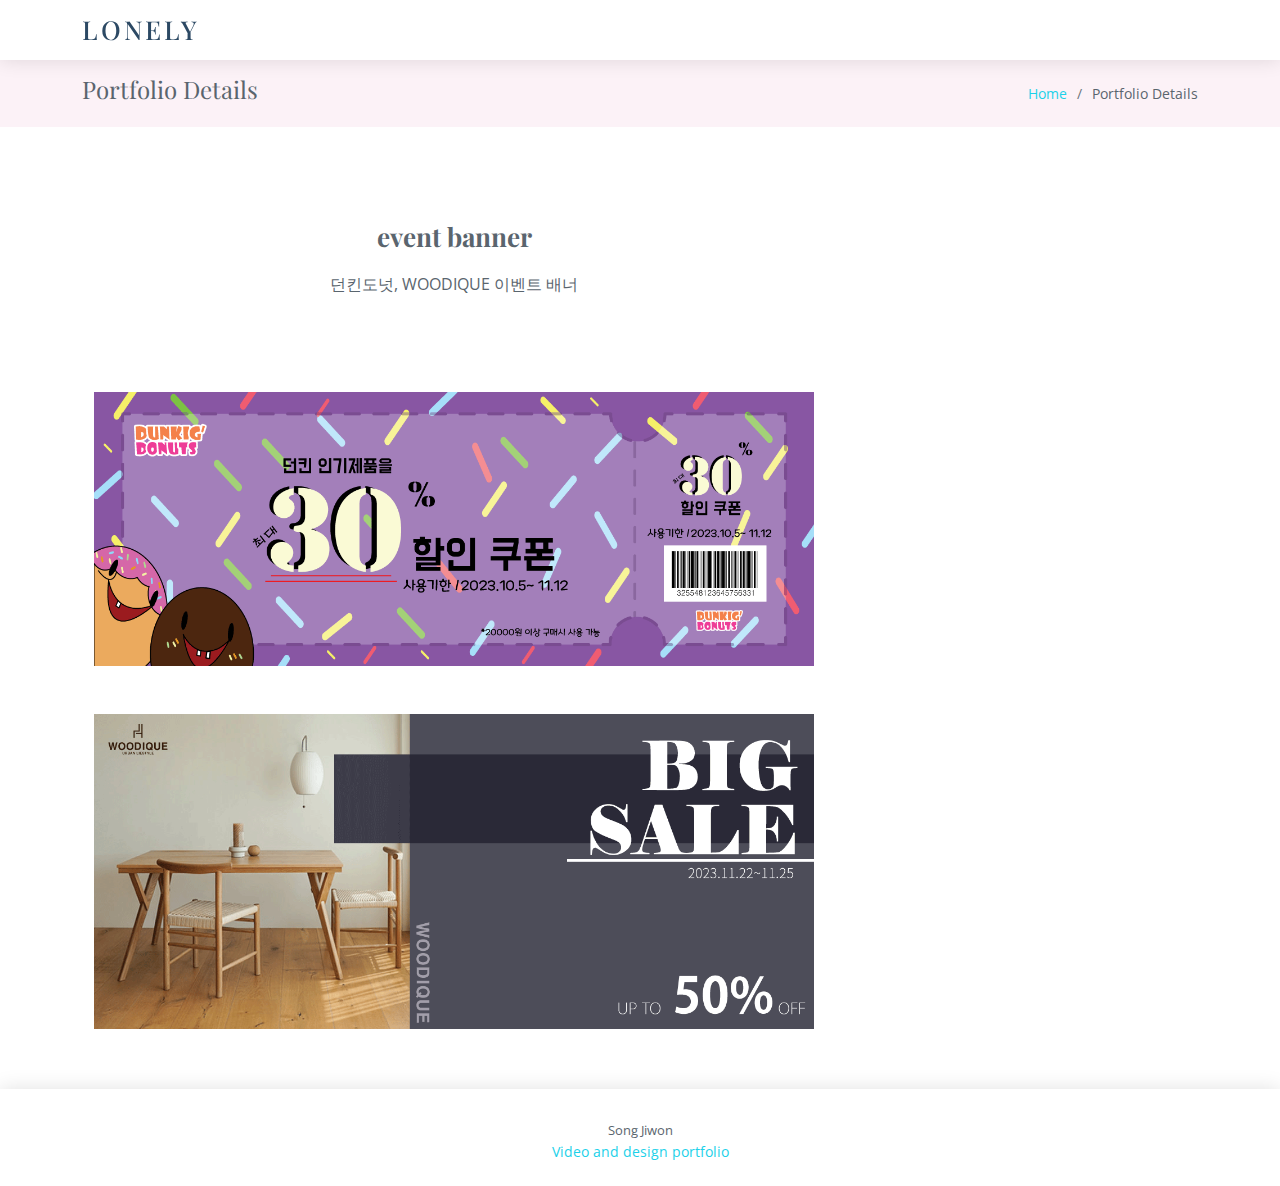
<file: portfolio-details_3-4_copy0.html>
<!DOCTYPE html>
<html lang="ko">

<head>
  <meta charset="utf-8">
  <meta content="width=device-width, initial-scale=1.0" name="viewport">

  <title>Portfolio Details - Lonely Bootstrap Template</title>
  <meta content="" name="description">
  <meta content="" name="keywords">

  <!-- Favicons -->
  <link href="./img2/icon.svg" rel="icon">
  <link href="assets/img/apple-touch-icon.png" rel="apple-touch-icon">

  <!-- Google Fonts -->
  <link href="https://fonts.googleapis.com/css?family=Open+Sans:300,300i,400,400i,600,600i,700,700i|Poppins:300,300i,400,400i,500,500i,600,600i,700,700i|Playfair+Display:400,400i,500,500i,600,600i,700,700i&subset=cyrillic" rel="stylesheet">

  <!-- Vendor CSS Files -->
  <link href="assets/vendor/bootstrap/css/bootstrap.min.css" rel="stylesheet">
  <link href="assets/vendor/bootstrap-icons/bootstrap-icons.css" rel="stylesheet">
  <link href="assets/vendor/boxicons/css/boxicons.min.css" rel="stylesheet">
  <link href="assets/vendor/glightbox/css/glightbox.min.css" rel="stylesheet">
  <link href="assets/vendor/swiper/swiper-bundle.min.css" rel="stylesheet">

  <!-- Template Main CSS File -->
  <link href="assets/css/style.css" rel="stylesheet">

  <!-- =======================================================
  * Template Name: Lonely
  * Updated: Jan 29 2024 with Bootstrap v5.3.2
  * Template URL: https://bootstrapmade.com/free-html-bootstrap-template-lonely/
  * Author: BootstrapMade.com
  * License: https://bootstrapmade.com/license/
  ======================================================== -->
</head>

<body>
	
	
	

  <!-- ======= Header ======= -->
  <header id="header" class="d-flex align-items-center">
    <div class="container d-flex align-items-center justify-content-between">

      <div class="logo">
        <h1><a href="index.html">Lonely</a></h1>
        <!-- Uncomment below if you prefer to use an image logo -->
        <!-- <a href="index.html"><img src="assets/img/logo.png" alt="" class="img-fluid"></a>-->
      </div>

    

    </div>
  </header><!-- End Header -->

  <main id="main">

    <!-- ======= Breadcrumbs Section ======= -->
    <section class="breadcrumbs">
      <div class="container">

        <div class="d-flex justify-content-between align-items-center">
          <h2>Portfolio Details</h2>
          <ol>
            <li><a href="index.html">Home</a></li>
            <li>Portfolio Details</li>
          </ol>
        </div>

      </div>
    </section><!-- Breadcrumbs Section -->


	<br>
    <!-- ======= Portfolio Details Section ======= -->
    <section id="portfolio-details" class="portfolio-details">
      <div class="container">
      <div class="container">
        <div class="row gy-4">	
          <div class="col-lg-8">
			  <div class="portfolio-description text-center">
		<h2>event banner</h2>
			<p>
				던킨도넛, WOODIQUE 이벤트 배너
			</p>
	  </div> 
				<div class="tab-content" id="myTabContent">
				  <div class="tab-pane fade show active  align-self-center" id="home-tab-pane" role="tabpanel" aria-labelledby="home-tab" tabindex="0">
					  <br><br>
					  <h3 class="container"></h3>
					  <br>
					  <img src="img2/banner1.gif" alt="pc" width="100%">
					  <br><br><br>
					  <img src="img2/banner2.gif" alt="pc" width="100%">
				  </div>

				</div>  
				  
			</div>
	    </div> 
	  </div>
	  </div>
	</section>
  </main><!-- End #main -->

 <!-- ======= Footer ======= -->
 <footer id="footer">
  <div class="container">
    <div class="copyright"></div>
    <div class="credits">Song Jiwon</div>
  <div class="text-center">
    <a href="">Video and design portfolio</a>
  </div>
  </div>
</footer><!-- End  Footer -->

  <a href="#" class="back-to-top d-flex align-items-center justify-content-center"><i class="bi bi-arrow-up-short"></i></a>

	
	
	
	
  <!-- Vendor JS Files -->
  <script src="assets/vendor/purecounter/purecounter_vanilla.js"></script>
  <script src="assets/vendor/bootstrap/js/bootstrap.bundle.min.js"></script>
  <script src="assets/vendor/glightbox/js/glightbox.min.js"></script>
  <script src="assets/vendor/isotope-layout/isotope.pkgd.min.js"></script>
  <script src="assets/vendor/swiper/swiper-bundle.min.js"></script>
  <script src="assets/vendor/waypoints/noframework.waypoints.js"></script>
  <script src="assets/vendor/php-email-form/validate.js"></script>

  <!-- Template Main JS File -->
  <script src="assets/js/main.js"></script>

</body>

</html>
</file>
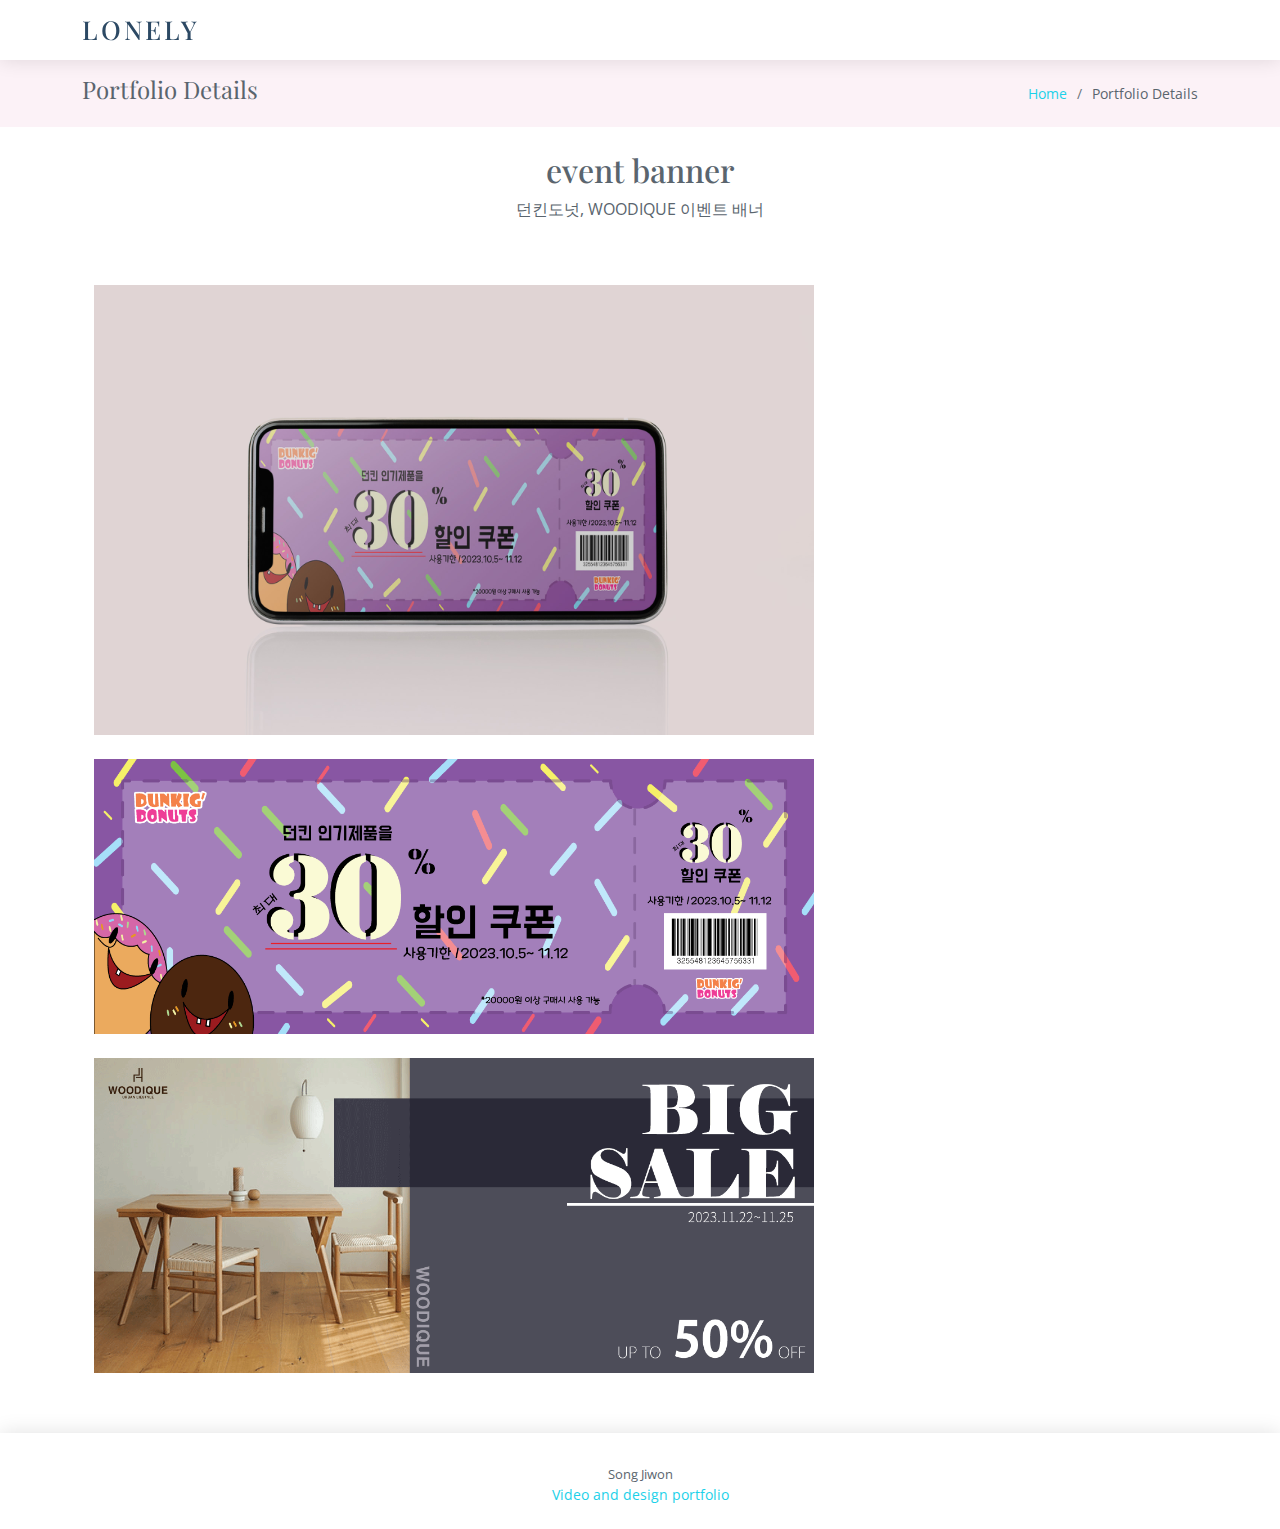
<file: portfolio-details_3-5.html>
<!DOCTYPE html>
<html lang="ko">

<head>
  <meta charset="utf-8">
  <meta content="width=device-width, initial-scale=1.0" name="viewport">

  <title>Portfolio Details - Lonely Bootstrap Template</title>
  <meta content="" name="description">
  <meta content="" name="keywords">

  <!-- Favicons -->
  <link href="./img2/icon.svg" rel="icon">
  <link href="assets/img/apple-touch-icon.png" rel="apple-touch-icon">

  <!-- Google Fonts -->
  <link href="https://fonts.googleapis.com/css?family=Open+Sans:300,300i,400,400i,600,600i,700,700i|Poppins:300,300i,400,400i,500,500i,600,600i,700,700i|Playfair+Display:400,400i,500,500i,600,600i,700,700i&subset=cyrillic" rel="stylesheet">

  <!-- Vendor CSS Files -->
  <link href="assets/vendor/bootstrap/css/bootstrap.min.css" rel="stylesheet">
  <link href="assets/vendor/bootstrap-icons/bootstrap-icons.css" rel="stylesheet">
  <link href="assets/vendor/boxicons/css/boxicons.min.css" rel="stylesheet">
  <link href="assets/vendor/glightbox/css/glightbox.min.css" rel="stylesheet">
  <link href="assets/vendor/swiper/swiper-bundle.min.css" rel="stylesheet">

  <!-- Template Main CSS File -->
  <link href="assets/css/style.css" rel="stylesheet">

  <!-- =======================================================
  * Template Name: Lonely
  * Updated: Jan 29 2024 with Bootstrap v5.3.2
  * Template URL: https://bootstrapmade.com/free-html-bootstrap-template-lonely/
  * Author: BootstrapMade.com
  * License: https://bootstrapmade.com/license/
  ======================================================== -->
</head>

<body>
	
	
	

  <!-- ======= Header ======= -->
  <header id="header" class="d-flex align-items-center">
    <div class="container d-flex align-items-center justify-content-between">

      <div class="logo">
        <h1><a href="index.html">Lonely</a></h1>
        <!-- Uncomment below if you prefer to use an image logo -->
        <!-- <a href="index.html"><img src="assets/img/logo.png" alt="" class="img-fluid"></a>-->
      </div>

    

    </div>
  </header><!-- End Header -->

  <main id="main">

    <!-- ======= Breadcrumbs Section ======= -->
    <section class="breadcrumbs">
      <div class="container">

        <div class="d-flex justify-content-between align-items-center">
          <h2>Portfolio Details</h2>
          <ol>
            <li><a href="index.html">Home</a></li>
            <li>Portfolio Details</li>
          </ol>
        </div>

      </div>
    </section><!-- Breadcrumbs Section -->


	<br>
    <div class="portfolio-description text-center">
		<h2>event banner</h2>
			<p>
				던킨도넛, WOODIQUE 이벤트 배너
			</p>
	  </div> 
    <!-- ======= Portfolio Details Section ======= -->
    <section id="portfolio-details" class="portfolio-details">
      <div class="container">

    	
			
	
      <div class="container">


        <div class="row gy-4">	
          <div class="col-lg-8">
            
				  
				  
				
				  
				  
				
				<div class="tab-content" id="myTabContent">
				  <div class="tab-pane fade show active  align-self-center" id="home-tab-pane" role="tabpanel" aria-labelledby="home-tab" tabindex="0">
					  <h3 class="container"></h3>
					  <img src="./img2/banner1 mo.jpg" alt="pc" width="100%">
					  <br><br>
					  <img src="./img2/banner1.gif" alt="pc" width="100%">
            <br><br>
            <img src="./img2/banner2.gif" alt="pc" width="100%">
				  </div>
					
				 
					
				</div>  
				  
			</div>
          </div>
		
		  </div>
		</div>
	  </section>
  </main><!-- End #main -->

 <!-- ======= Footer ======= -->
 <footer id="footer">
  <div class="container">
    <div class="copyright"></div>
    <div class="credits">Song Jiwon</div>
  <div class="text-center">
    <a href="">Video and design portfolio</a>
  </div>
  </div>
</footer><!-- End  Footer -->

  <a href="#" class="back-to-top d-flex align-items-center justify-content-center"><i class="bi bi-arrow-up-short"></i></a>

	
	
	
	
  <!-- Vendor JS Files -->
  <script src="assets/vendor/purecounter/purecounter_vanilla.js"></script>
  <script src="assets/vendor/bootstrap/js/bootstrap.bundle.min.js"></script>
  <script src="assets/vendor/glightbox/js/glightbox.min.js"></script>
  <script src="assets/vendor/isotope-layout/isotope.pkgd.min.js"></script>
  <script src="assets/vendor/swiper/swiper-bundle.min.js"></script>
  <script src="assets/vendor/waypoints/noframework.waypoints.js"></script>
  <script src="assets/vendor/php-email-form/validate.js"></script>

  <!-- Template Main JS File -->
  <script src="assets/js/main.js"></script>

</body>

</html>
</file>
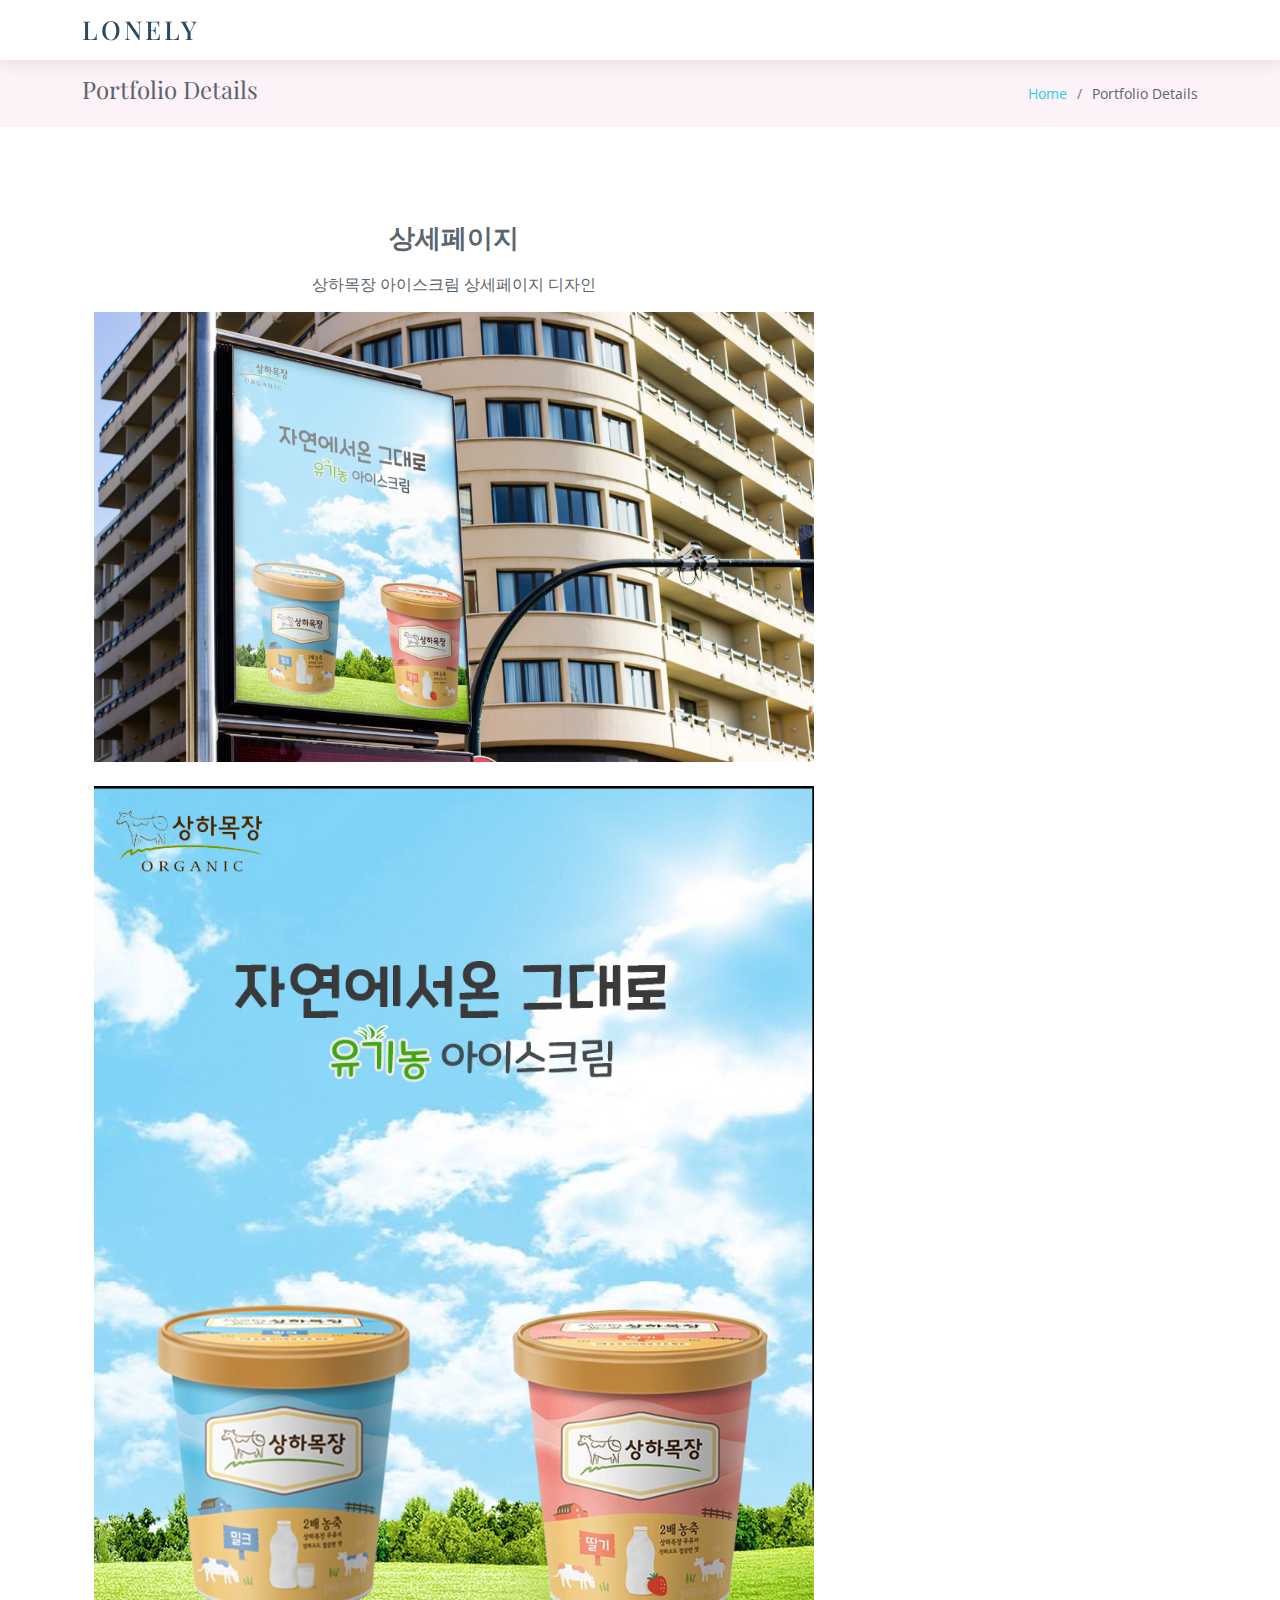
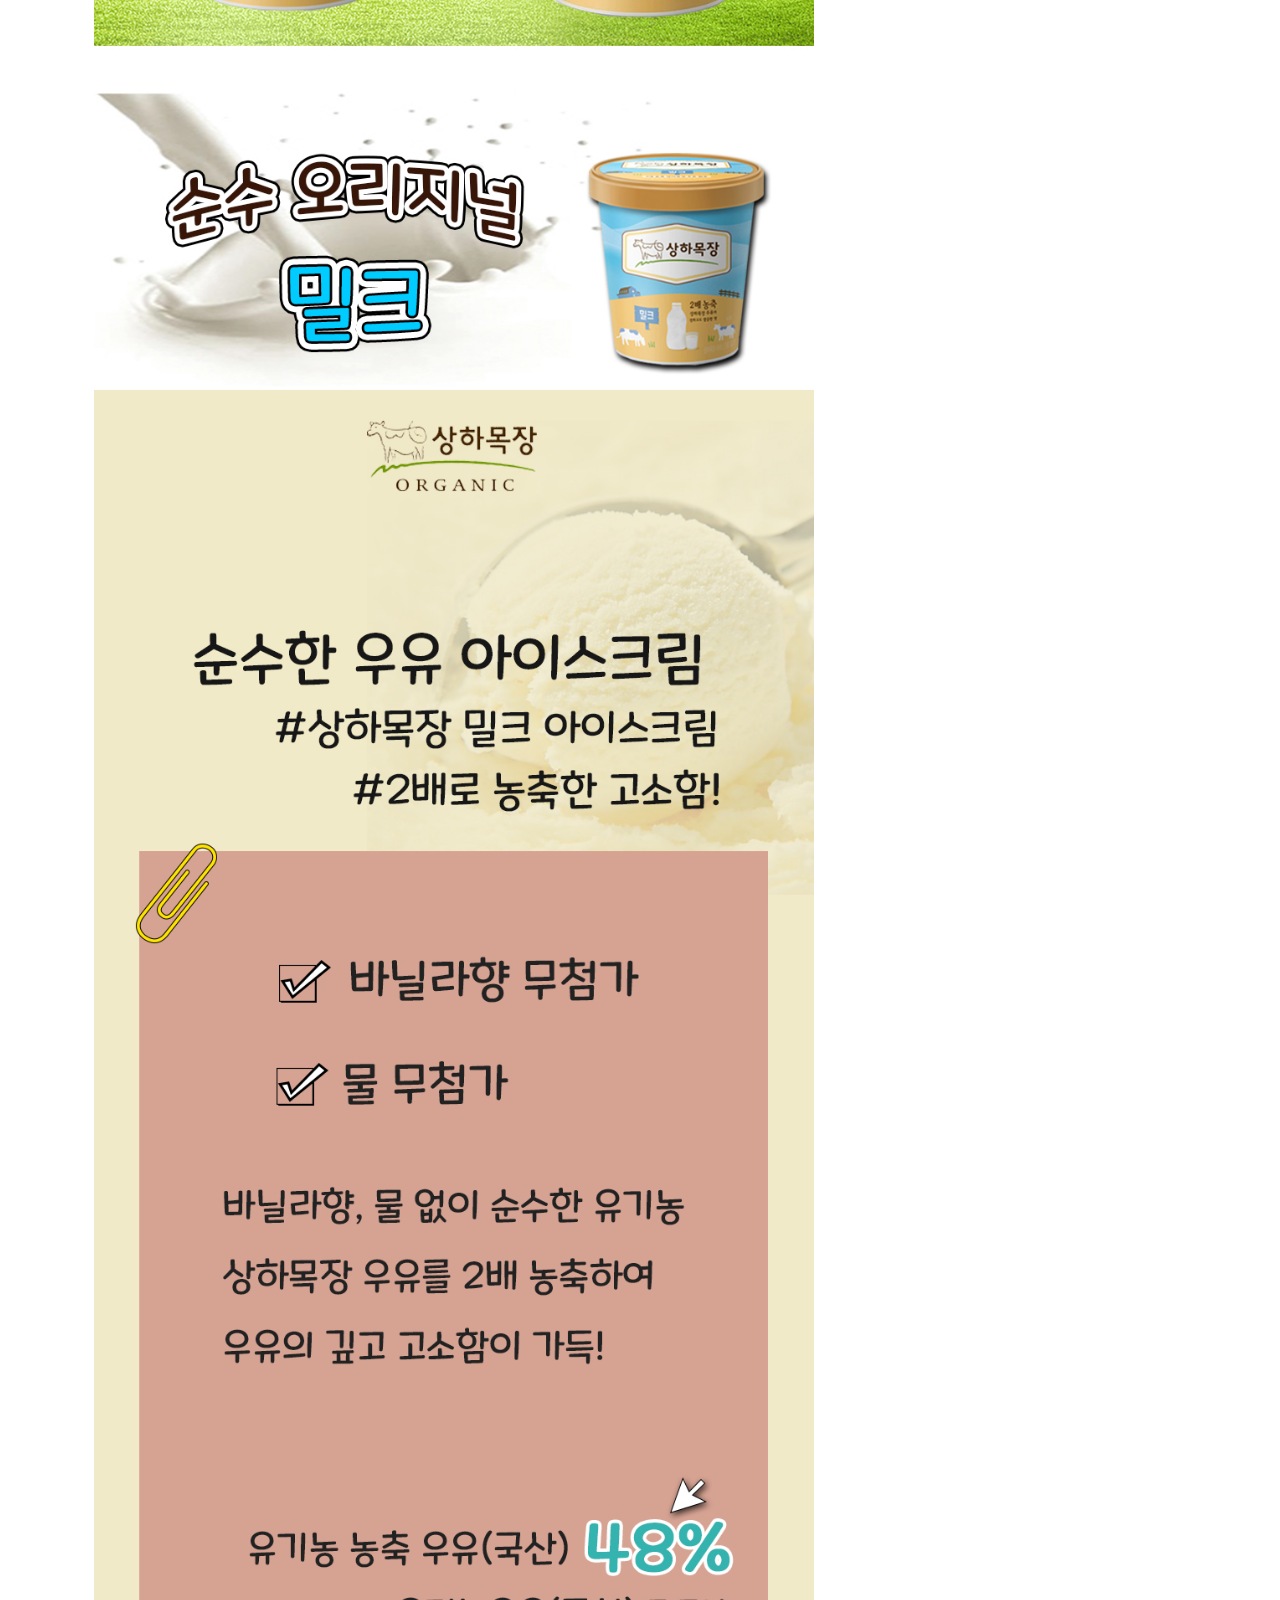
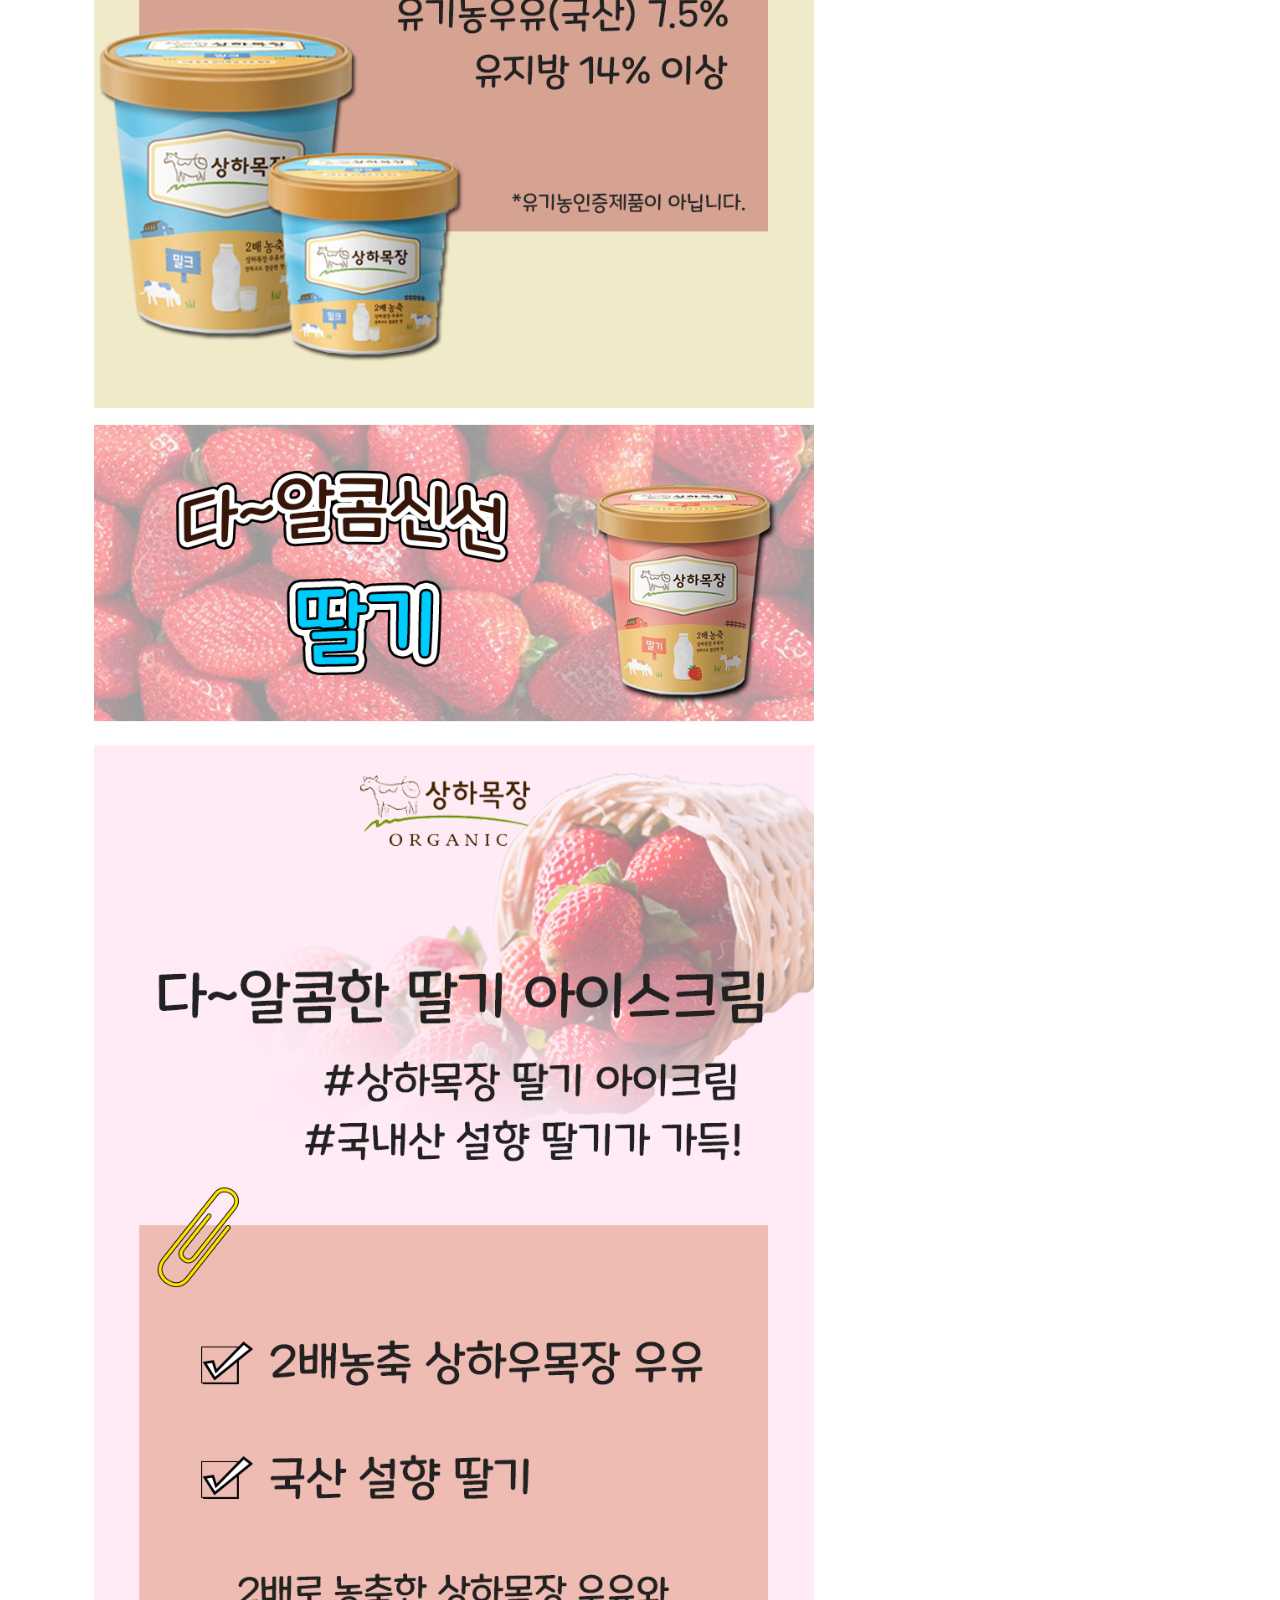
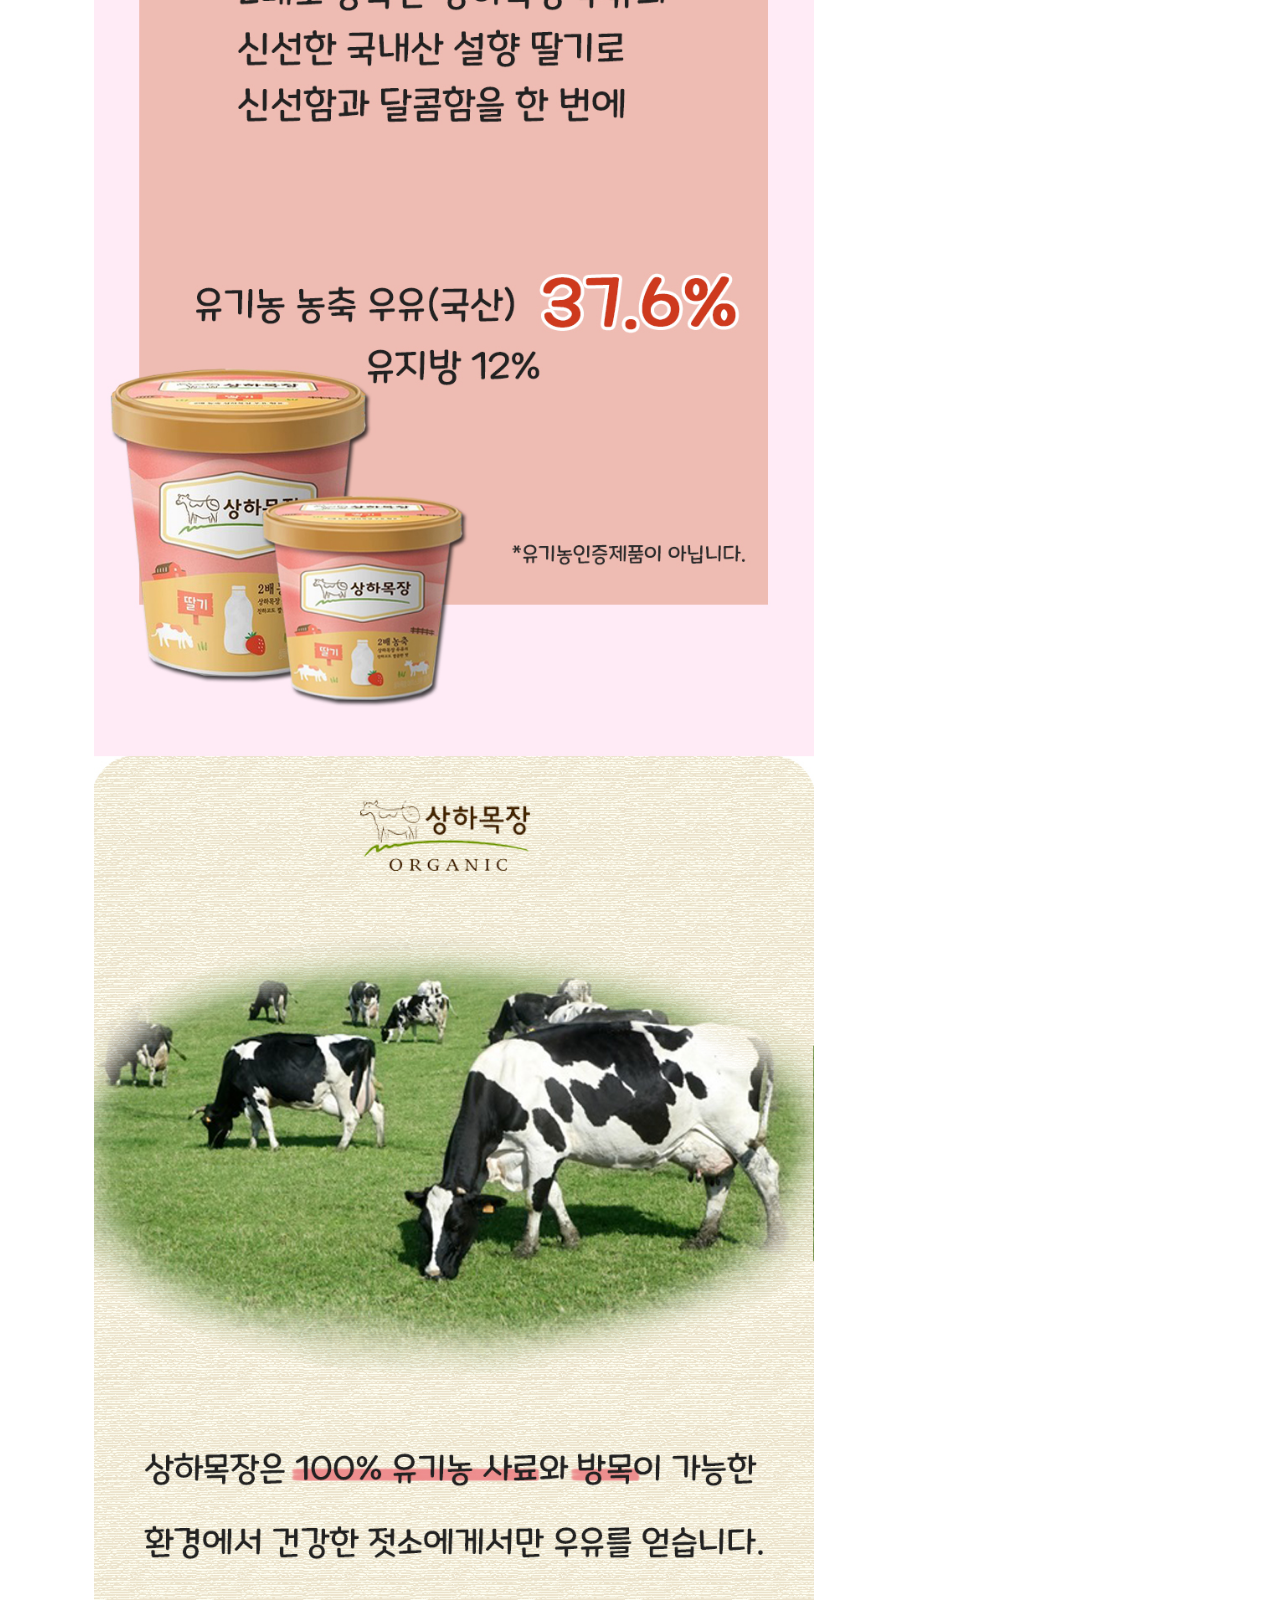
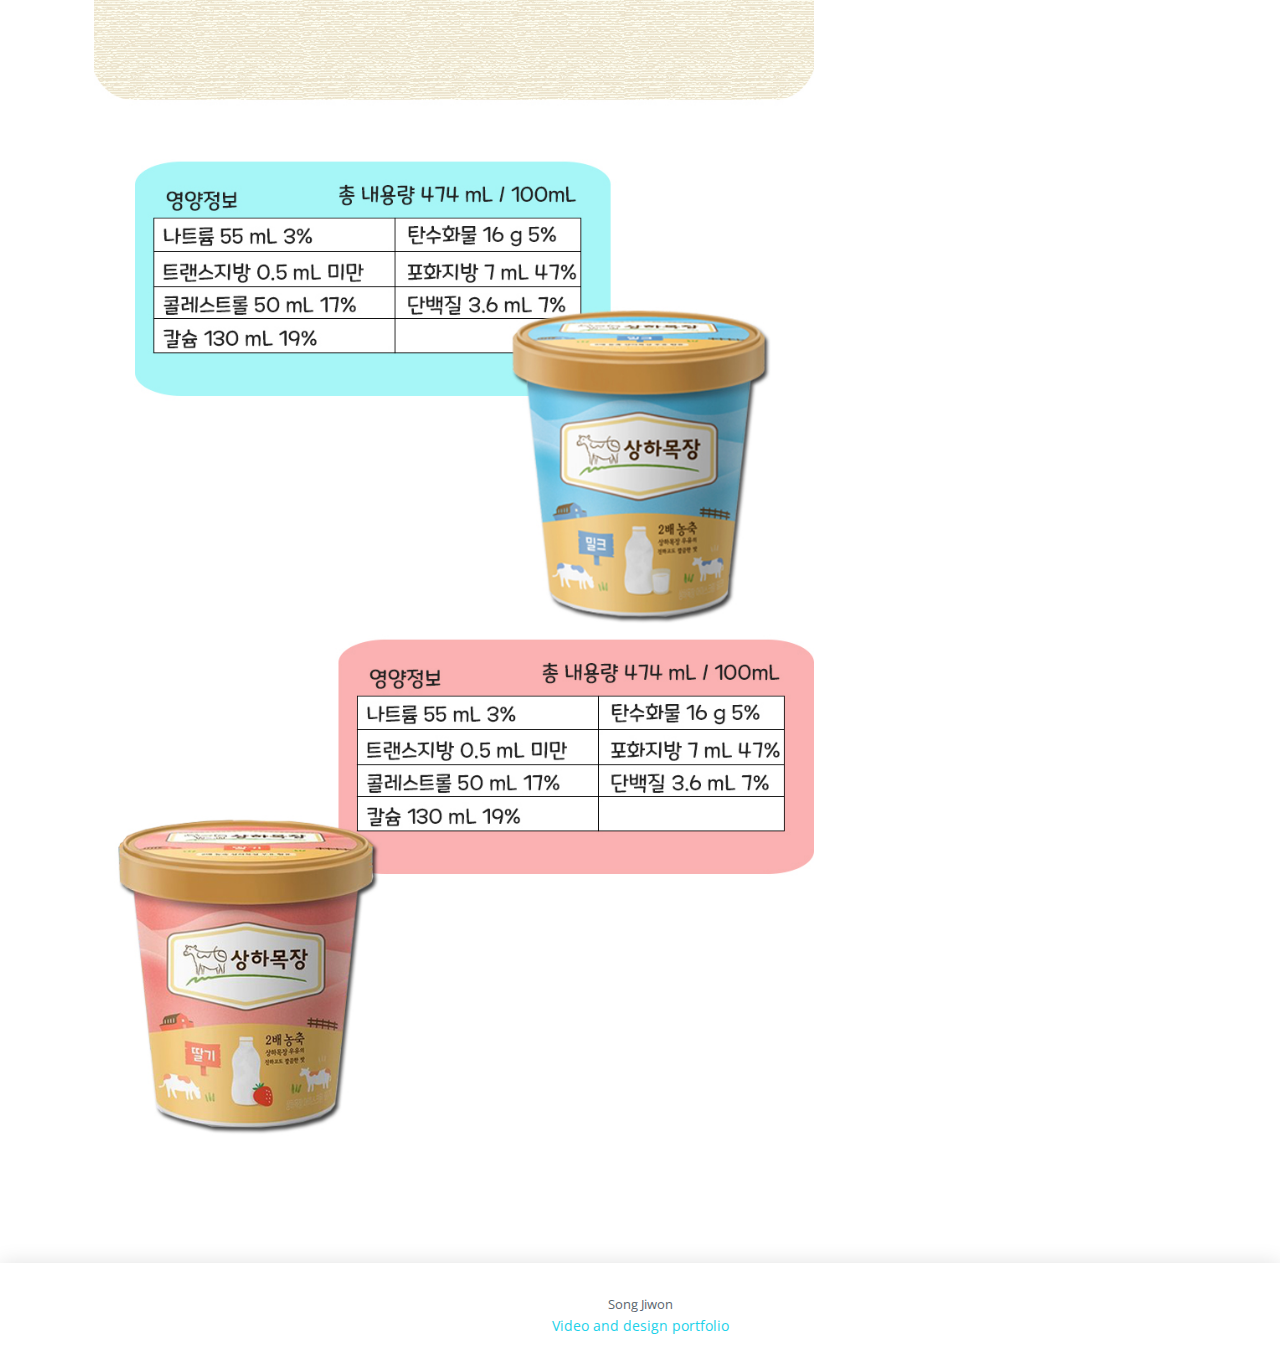
<file: portfolio-details_3-6.html>
<!DOCTYPE html>
<html lang="ko">

<head>
  <meta charset="utf-8">
  <meta content="width=device-width, initial-scale=1.0" name="viewport">

  <title>Portfolio Details - Lonely Bootstrap Template</title>
  <meta content="" name="description">
  <meta content="" name="keywords">

  <!-- Favicons -->
  <link href="./img2/icon.svg" rel="icon">
  <link href="assets/img/apple-touch-icon.png" rel="apple-touch-icon">

  <!-- Google Fonts -->
  <link href="https://fonts.googleapis.com/css?family=Open+Sans:300,300i,400,400i,600,600i,700,700i|Poppins:300,300i,400,400i,500,500i,600,600i,700,700i|Playfair+Display:400,400i,500,500i,600,600i,700,700i&subset=cyrillic" rel="stylesheet">

  <!-- Vendor CSS Files -->
  <link href="assets/vendor/bootstrap/css/bootstrap.min.css" rel="stylesheet">
  <link href="assets/vendor/bootstrap-icons/bootstrap-icons.css" rel="stylesheet">
  <link href="assets/vendor/boxicons/css/boxicons.min.css" rel="stylesheet">
  <link href="assets/vendor/glightbox/css/glightbox.min.css" rel="stylesheet">
  <link href="assets/vendor/swiper/swiper-bundle.min.css" rel="stylesheet">

  <!-- Template Main CSS File -->
  <link href="assets/css/style.css" rel="stylesheet">

  <!-- =======================================================
  * Template Name: Lonely
  * Updated: Jan 29 2024 with Bootstrap v5.3.2
  * Template URL: https://bootstrapmade.com/free-html-bootstrap-template-lonely/
  * Author: BootstrapMade.com
  * License: https://bootstrapmade.com/license/
  ======================================================== -->
</head>

<body>
	
	
	

  <!-- ======= Header ======= -->
  <header id="header" class="d-flex align-items-center">
    <div class="container d-flex align-items-center justify-content-between">

      <div class="logo">
        <h1><a href="index.html">Lonely</a></h1>
        <!-- Uncomment below if you prefer to use an image logo -->
        <!-- <a href="index.html"><img src="assets/img/logo.png" alt="" class="img-fluid"></a>-->
      </div>

    

    </div>
  </header><!-- End Header -->

  <main id="main">

    <!-- ======= Breadcrumbs Section ======= -->
    <section class="breadcrumbs">
      <div class="container">

        <div class="d-flex justify-content-between align-items-center">
          <h2>Portfolio Details</h2>
          <ol>
            <li><a href="index.html">Home</a></li>
            <li>Portfolio Details</li>
          </ol>
        </div>

      </div>
    </section><!-- Breadcrumbs Section -->


	<br>
    
    <!-- ======= Portfolio Details Section ======= -->
    <section id="portfolio-details" class="portfolio-details">
      <div class="container">

      <div class="container">


        <div class="row gy-4">	
          <div class="col-lg-8">
			  <div class="portfolio-description text-center">
		<h2>상세페이지</h2>
			<p>
				상하목장 아이스크림 상세페이지 디자인
			</p>
	  </div>
			  <div class="tab-content" id="myTabContent">
				  <div class="tab-pane fade show active  align-self-center" id="home-tab-pane" role="tabpanel" aria-labelledby="home-tab" tabindex="0">
					  <h3 class="container"></h3>
					  <img src="img2/pasture.jpg" alt="pc" width="100%">
					  <br><br>
					  <img src="img2/Detailed page.jpg" alt="pc" width="100%">
				  </div>
				</div>  
			</div>
          </div>
		  </div>
		</div>
	  </section>
  </main><!-- End #main -->

 <!-- ======= Footer ======= -->
 <footer id="footer">
  <div class="container">
    <div class="copyright"></div>
    <div class="credits">Song Jiwon</div>
  <div class="text-center">
    <a href="">Video and design portfolio</a>
  </div>
  </div>
</footer><!-- End  Footer -->

  <a href="#" class="back-to-top d-flex align-items-center justify-content-center"><i class="bi bi-arrow-up-short"></i></a>

	
	
	
	
  <!-- Vendor JS Files -->
  <script src="assets/vendor/purecounter/purecounter_vanilla.js"></script>
  <script src="assets/vendor/bootstrap/js/bootstrap.bundle.min.js"></script>
  <script src="assets/vendor/glightbox/js/glightbox.min.js"></script>
  <script src="assets/vendor/isotope-layout/isotope.pkgd.min.js"></script>
  <script src="assets/vendor/swiper/swiper-bundle.min.js"></script>
  <script src="assets/vendor/waypoints/noframework.waypoints.js"></script>
  <script src="assets/vendor/php-email-form/validate.js"></script>

  <!-- Template Main JS File -->
  <script src="assets/js/main.js"></script>

</body>

</html>
</file>
<file: assets/css/style.css>
/**
* Template Name: Lonely
* Updated: Jan 29 2024 with Bootstrap v5.3.2
* Template URL: https://bootstrapmade.com/free-html-bootstrap-template-lonely/
* Author: BootstrapMade.com
* License: https://bootstrapmade.com/license/
*/

/*--------------------------------------------------------------
# General
--------------------------------------------------------------*/
body {
  font-family: "Open Sans", sans-serif;
  color: #5a656e;
}

a {
  color: #1cd1e9;
  text-decoration: none;
}

a:hover {
  color: #dd5a92;
  text-decoration: none;
}

h1,
h2,
h3,
h4,
h5,
h6 {
  font-family: "Playfair Display", serif;
}

/*--------------------------------------------------------------
# Back to top button
--------------------------------------------------------------*/
.back-to-top {
  position: fixed;
  visibility: hidden;
  opacity: 0;
  right: 15px;
  bottom: 15px;
  z-index: 9999;
  background: #1cd1e9;
  width: 40px;
  height: 40px;
  border-radius: 50px;
  transition: all 0.4s;
}

.back-to-top i {
  font-size: 24px;
  color: #fff;
  line-height: 0;
}

.back-to-top:hover {
  background: #a3c8cd;
  color: #fff;
}

.back-to-top.active {
  visibility: visible;
  opacity: 1;
}

/*--------------------------------------------------------------
# Header
--------------------------------------------------------------*/
#header {
  transition: all 0.5s;
  z-index: 997;
  transition: all 0.5s;
  height: 60px;
  background: #fff;
  box-shadow: 0px 0px 20px 0px rgba(0, 0, 0, 0.12);
}

#header .logo h1 {
  font-size: 26px;
  margin: 0;
  padding: 6px 0;
  line-height: 1;
  font-weight: 500;
  letter-spacing: 3px;
  text-transform: uppercase;
}

#header .logo h1 a,
#header .logo h1 a:hover {
  color: #2c4964;
  text-decoration: none;
}

#header .logo img {
  padding: 0;
  margin: 0;
  max-height: 40px;
}

.scrolled-offset {
  margin-top: 60px;
}

/*--------------------------------------------------------------
# Navigation Menu
--------------------------------------------------------------*/
/**
* Desktop Navigation 
*/
.navbar {
  padding: 0;
}

.navbar ul {
  margin: 0;
  padding: 0;
  display: flex;
  list-style: none;
  align-items: center;
}

.navbar li {
  position: relative;
}

.navbar a,
.navbar a:focus {
  display: flex;
  align-items: center;
  justify-content: space-between;
  padding: 10px 0 10px 30px;
  font-size: 14px;
  color: #2c4964;
  white-space: nowrap;
  transition: 0.3s;
}

.navbar a i,
.navbar a:focus i {
  font-size: 12px;
  line-height: 0;
  margin-left: 5px;
}

.navbar a:hover,
.navbar .active,
.navbar .active:focus,
.navbar li:hover>a {
  color: #1cd1e9;
}

.navbar .dropdown ul {
  display: block;
  position: absolute;
  left: 14px;
  top: 100%;
  margin: 0;
  padding: 10px 0;
  z-index: 99;
  opacity: 0;
  visibility: hidden;
  background: #fff;
  box-shadow: 0px 0px 30px rgba(127, 137, 161, 0.25);
  transition: 0.3s;
  border-radius: 4px;
}

.navbar .dropdown ul li {
  min-width: 200px;
}

.navbar .dropdown ul a {
  padding: 10px 20px;
  text-transform: none;
}

.navbar .dropdown ul a i {
  font-size: 12px;
}

.navbar .dropdown ul a:hover,
.navbar .dropdown ul .active:hover,
.navbar .dropdown ul li:hover>a {
  color: #1cd1e9;
}

.navbar .dropdown:hover>ul {
  opacity: 1;
  visibility: visible;
}

.navbar .dropdown .dropdown ul {
  top: 0;
  left: calc(100% - 30px);
  visibility: hidden;
}

.navbar .dropdown .dropdown:hover>ul {
  opacity: 1;
  top: 0;
  left: 100%;
  visibility: visible;
}

@media (max-width: 1366px) {
  .navbar .dropdown .dropdown ul {
    left: -90%;
  }

  .navbar .dropdown .dropdown:hover>ul {
    left: -100%;
  }
}

/**
* Mobile Navigation 
*/
.mobile-nav-toggle {
  color: #2c4964;
  font-size: 28px;
  cursor: pointer;
  display: none;
  line-height: 0;
  transition: 0.5s;
}

.mobile-nav-toggle.bi-x {
  color: #fff;
}

@media (max-width: 991px) {
  .mobile-nav-toggle {
    display: block;
  }

  .navbar ul {
    display: none;
  }
}

.navbar-mobile {
  position: fixed;
  overflow: hidden;
  top: 0;
  right: 0;
  left: 0;
  bottom: 0;
  background: rgba(13, 21, 29, 0.6);
  transition: 0.3s;
  z-index: 998;
}

.navbar-mobile .mobile-nav-toggle {
  position: absolute;
  top: 15px;
  right: 15px;
}

.navbar-mobile ul {
  display: block;
  position: absolute;
  top: 55px;
  right: 15px;
  bottom: 15px;
  left: 15px;
  padding: 10px 0;
  border-radius: 10px;
  background-color: #fff;
  overflow-y: auto;
  transition: 0.3s;
}

.navbar-mobile a,
.navbar-mobile a:focus {
  padding: 10px 20px;
  font-size: 15px;
  color: #2c4964;
}

.navbar-mobile a:hover,
.navbar-mobile .active,
.navbar-mobile li:hover>a {
  color: #1cd1e9;
}

.navbar-mobile .getstarted,
.navbar-mobile .getstarted:focus {
  margin: 15px;
}

.navbar-mobile .dropdown ul {
  position: static;
  display: none;
  margin: 10px 20px;
  padding: 10px 0;
  z-index: 99;
  opacity: 1;
  visibility: visible;
  background: #fff;
  box-shadow: 0px 0px 30px rgba(127, 137, 161, 0.25);
}

.navbar-mobile .dropdown ul li {
  min-width: 200px;
}

.navbar-mobile .dropdown ul a {
  padding: 10px 20px;
}

.navbar-mobile .dropdown ul a i {
  font-size: 12px;
}

.navbar-mobile .dropdown ul a:hover,
.navbar-mobile .dropdown ul .active:hover,
.navbar-mobile .dropdown ul li:hover>a {
  color: #1cd1e9;
}

.navbar-mobile .dropdown>.dropdown-active {
  display: block;
}

/*--------------------------------------------------------------
# Hero Section
--------------------------------------------------------------*/
#hero {
  width: 100%;
  height: 85vh;
  background: url("../img/portfolio2-4.jpg") top center;
  background-size: cover;
  padding: 0 15px;
 
}

#hero h1 {
  margin: 0 0 10px 0;
  font-size: 48px;
  font-weight: 700;
  line-height: 56px;
  color: #fff;
}

#hero h2 {
  color: #eee;
  margin-bottom: 10px;
  font-size: 24px;
  font-weight: 300;
  font-family: "Poppins", sans-serif;
}

#hero .btn-get-started {
  font-size: 64px;
  transition: 0.5s;
  color: #fff;
  height: 60px;
}

#hero .btn-get-started:hover {
  padding-top: 10px;
  color: #1cd1e9;
}

@media (min-width: 1024px) {
  #hero {
    background-attachment: fixed;
  }
}

@media (max-width: 768px) {
  #hero {
    height: 35vh;
  }
  #hero h1 {
    font-size: 28px;
    line-height: 36px;
  }

  #hero h2 {
    font-size: 18px;
    line-height: 24px;
    margin-bottom: 30px;
  }
}


@media (max-width: 450px) {
  #hero {
    height: 24vh;
  }
}
/*--------------------------------------------------------------
# Sections General
--------------------------------------------------------------*/
section {
  padding: 60px 0;
}

.section-bg {
  background: linear-gradient(180deg, #f2f6f9 0%, #fff 100%);
}

.section-title {
  padding-bottom: 30px;
}

.section-title h2 {
  font-size: 32px;
  font-weight: bold;
  margin-bottom: 15px;
  padding-bottom: 15px;
  position: relative;
  color: #345676;
}

.section-title h2::after {
  content: "";
  position: absolute;
  display: block;
  width: 100px;
  height: 3px;
  background: #36b1c1;
  bottom: 0;
  left: center;
}

.section-title p {
  margin-bottom: 0;
}

/*--------------------------------------------------------------
# Breadcrumbs
--------------------------------------------------------------*/
.breadcrumbs {
  padding: 15px 0;
  background-color: #fcf2f7;
  min-height: 40px;
}

.breadcrumbs h2 {
  font-size: 24px;
  font-weight: 300;
}

.breadcrumbs ol {
  display: flex;
  flex-wrap: wrap;
  list-style: none;
  padding: 0;
  margin: 0;
  font-size: 14px;
}

.breadcrumbs ol li+li {
  padding-left: 10px;
}

.breadcrumbs ol li+li::before {
  display: inline-block;
  padding-right: 10px;
  color: #6c757d;
  content: "/";
}

@media (max-width: 768px) {
  .breadcrumbs .d-flex {
    display: block !important;
  }

  .breadcrumbs ol {
    display: block;
  }

  .breadcrumbs ol li {
    display: inline-block;
  }
}

/*--------------------------------------------------------------
# About
--------------------------------------------------------------*/
.about .content {
  padding: 30px 0;
}

.about .content h3 {
  font-weight: 500;
  font-size: 34px;
  color: #2c4964;
}

.about .content p {
  margin-bottom: 0;
}

.about .content .count-box {
  padding: 20px 0;
  width: 100%;
}

.about .content .count-box i {
  display: block;
  font-size: 36px;
  color: #eeafca;
  float: left;
  line-height: 0;
}

.about .content .count-box span {
  font-size: 36px;
  line-height: 20px;
  display: block;
  font-weight: 700;
  color: #2c4964;
  margin-left: 50px;
  font-family: "Playfair Display", serif;
}

.about .content .count-box p {
  padding: 15px 0 0 0;
  margin: 0 0 0 50px;
  font-family: "Playfair Display", serif;
  font-size: 14px;
  color: #437099;
}

.about .content .count-box a {
  font-weight: 600;
  display: block;
  margin-top: 20px;
  color: #437099;
  font-size: 15px;
  font-family: "Poppins", sans-serif;
  transition: ease-in-out 0.3s;
}

.about .content .count-box a:hover {
  color: #6b96be;
}


.about .image {
  background: url("../img/my1.jpg") center center no-repeat;
  background-size: 60%;
  min-height: 400px;
}

@media (max-width: 991px) {
  .about .image {
    text-align: center;
  }

  .about .image img {
    max-width: 80%;
  }
}

@media (max-width: 667px) {
  .about .image img {
    max-width: 100%;
  }
}

/*--------------------------------------------------------------
# Skills
--------------------------------------------------------------*/
.skills .progress {
  height: 50px;
  display: block;
  background: none;
}

.skills .progress .skill {
  padding: 10px 0;
  margin: 0 0 6px 0;
  text-transform: uppercase;
  display: block;
  font-weight: 600;
  font-family: "Poppins", sans-serif;
  color: #2c4964;
}

.skills .progress .skill .val {
  float: right;
  font-style: normal;
}

.skills .progress-bar-wrap {
  background: #fbeaf1;
}

.skills .progress-bar {
  width: 1px;
  height: 10px;
  transition: 0.9s;
  background-color: #1cd1e9;
}

/*--------------------------------------------------------------
# Resume
--------------------------------------------------------------*/
.resume .resume-title {
  font-size: 26px;
  font-weight: 500;
  margin-top: 20px;
  margin-bottom: 20px;
  color: #4b7dab;
  font-family: "Poppins", sans-serif;
}

.resume .resume-item {
  padding: 0 0 20px 20px;
  margin-top: -2px;
  border-left: 2px solid #1cd1e9;
  position: relative;
}

.resume .resume-item h4 {
  line-height: 18px;
  font-size: 18px;
  font-weight: 600;
  color: #2c4964;
  margin-bottom: 10px;
}

.resume .resume-item h5 {
  font-size: 16px;
  background: #e4ebf3;
  padding: 5px 15px;
  display: inline-block;
  font-weight: 400;
  margin-bottom: 10px;
  font-family: "Poppins", sans-serif;
}

.resume .resume-item ul {
  padding-left: 20px;
}

.resume .resume-item ul li {
  padding-bottom: 10px;
}

.resume .resume-item:last-child {
  padding-bottom: 0;
}

.resume .resume-item::before {
  content: "";
  position: absolute;
  width: 16px;
  height: 16px;
  border-radius: 50px;
  left: -9px;
  top: 0;
  background: #fff;
  border: 2px solid #1cd1e9;
}

/*--------------------------------------------------------------
# Services
--------------------------------------------------------------*/
.services .icon-box {
  padding: 20px 15px;
  position: relative;
  overflow: hidden;
  background: #fff;
  box-shadow: 0 0 29px 0 rgba(68, 88, 144, 0.2);
  transition: all 0.3s ease-in-out;
  border-radius: 8px;
  text-align: center;
  z-index: 1;
}

.services .icon-box::before {
  content: "";
  position: absolute;
  top: 0;
  left: 0;
  right: 0;
  height: 0;
  transition: ease-in-out 0.3s;
  z-index: -1;
}

.services .icon-box:hover::before {
  background: #1cd1e9;
  height: 100%;
  border-radius: 0px;
}

.services .icon {
  margin: 0 auto 30px auto;
  padding-top: 10px;
  display: inline-block;
  text-align: center;
  border-radius: 50%;
  width: 60px;
  height: 60px;
  background: #1cd1e9;
  transition: all 0.3s ease-in-out;
}

.services .icon i {
  font-size: 36px;
  line-height: 1;
  color: #fff;
}

.services .title {
  font-weight: 700;
  margin-bottom: 15px;
  font-size: 18px;
}

.services .title a {
  color: #111;
}

.services .description {
  font-size: 15px;
  line-height: 24px;
  margin-bottom: 0;
}

.services .icon-box:hover .title a,
.services .icon-box:hover .description {
  color: #fff;
}

.services .icon-box:hover .icon {
  background: #fff;
}

.services .icon-box:hover .icon i {
  color: #1cd1e9;
}

@media (max-width: 768px) {
  .services .icon-box::before {
    bottom: 60%;
  }
}

/*--------------------------------------------------------------
# Portfolio
--------------------------------------------------------------*/
.portfolio .portfolio-item {
  margin-bottom: 30px;
}

.portfolio #portfolio-flters {
  padding: 0;
  margin: 0 auto 35px auto;
  list-style: none;
  text-align: center;
  background: #fff;
  border-radius: 50px;
  padding: 2px 15px;
  box-shadow: 0px 2px 15px rgba(0, 0, 0, 0.08);
}

.portfolio #portfolio-flters li {
  cursor: pointer;
  display: inline-block;
  padding: 10px 15px 8px 15px;
  font-size: 14px;
  font-weight: 600;
  line-height: 1;
  text-transform: uppercase;
  color: #5a656e;
  margin-bottom: 5px;
  transition: all 0.3s ease-in-out;
}

.portfolio #portfolio-flters li:hover,
.portfolio #portfolio-flters li.filter-active {
  color: #36b1c1;
}

.portfolio #portfolio-flters li:last-child {
  margin-right: 0;
}

.portfolio .portfolio-wrap {
  transition: 0.3s;
  position: relative;
  overflow: hidden;
  z-index: 1;
}

.portfolio .portfolio-wrap::before {
  content: "";
  background: rgba(44, 73, 100, 0.6);
  position: absolute;
  left: 30px;
  right: 30px;
  top: 30px;
  bottom: 30px;
  transition: all ease-in-out 0.3s;
  z-index: 2;
  opacity: 0;
}

.portfolio .portfolio-wrap .portfolio-info {
  opacity: 0;
  position: absolute;
  top: 10%;
  left: 0;
  right: 0;
  text-align: center;
  z-index: 3;
  transition: all ease-in-out 0.3s;
}

.portfolio .portfolio-wrap .portfolio-info h4 {
  font-size: 20px;
  color: #fff;
  font-weight: 600;
}

.portfolio .portfolio-wrap .portfolio-info p {
  color: #ffffff;
  font-size: 14px;
  text-transform: uppercase;
}

.portfolio .portfolio-wrap .portfolio-links {
  opacity: 0;
  left: 0;
  right: 0;
  bottom: 10%;
  text-align: center;
  z-index: 3;
  position: absolute;
  transition: all ease-in-out 0.3s;
}

.portfolio .portfolio-wrap .portfolio-links a {
  color: #fff;
  margin: 0 2px;
  font-size: 28px;
  display: inline-block;
  transition: 0.3s;
}

.portfolio .portfolio-wrap .portfolio-links a:hover {
  color: #e684ae;
}

.portfolio .portfolio-wrap:hover::before {
  top: 0;
  left: 0;
  right: 0;
  bottom: 0;
  opacity: 1;
}

.portfolio .portfolio-wrap:hover .portfolio-info {
  opacity: 1;
  top: calc(50% - 48px);
}

.portfolio .portfolio-wrap:hover .portfolio-links {
  opacity: 1;
  bottom: calc(50% - 50px);
}

/*--------------------------------------------------------------
# Portfolio Details
--------------------------------------------------------------*/
.portfolio-details {
  padding-top: 40px;
}

.portfolio-details .portfolio-details-slider img {
	
  width: 100%;
}

.portfolio-details .portfolio-details-slider .swiper-pagination {
  margin-top: 20px;
  position: relative;
}

.portfolio-details .portfolio-details-slider .swiper-pagination .swiper-pagination-bullet {
  width: 12px;
  height: 12px;
  background-color: #fff;
  opacity: 1;
  border: 1px solid #1cd1e9;
}

.portfolio-details .portfolio-details-slider .swiper-pagination .swiper-pagination-bullet-active {
  background-color: #1cd1e9;
}

.portfolio-details .portfolio-info {
  padding: 30px;
  box-shadow: 0px 0 30px rgba(44, 73, 100, 0.08);
}

.portfolio-details .portfolio-info h3 {
  font-size: 22px;
  font-weight: 700;
  margin-bottom: 20px;
  padding-bottom: 20px;
  border-bottom: 1px solid #eee;
}

.portfolio-details .portfolio-info ul {
  list-style: none;
  padding: 0;
  font-size: 15px;
}

.portfolio-details .portfolio-info ul li+li {
  margin-top: 10px;
}

.portfolio-details .portfolio-description {
  padding-top: 30px;
}

.portfolio-details .portfolio-description h2 {
  font-size: 26px;
  font-weight: 700;
  margin-bottom: 20px;
}

.portfolio-details .portfolio-description p {
  padding: 0;
}

/*--------------------------------------------------------------
# Testimonials
--------------------------------------------------------------*/
.testimonials .testimonials-carousel,
.testimonials .testimonials-slider {
  overflow: hidden;
}

.testimonials .testimonial-item {
  box-sizing: content-box;
  min-height: 320px;
}

.testimonials .testimonial-item .testimonial-img {
  width: 90px;
  border-radius: 50%;
  margin: -40px 0 0 40px;
  position: relative;
  z-index: 2;
  border: 6px solid #fff;
  box-shadow: 0px 5px 15px rgba(0, 0, 0, 0.1);
}

.testimonials .testimonial-item h3 {
  font-size: 18px;
  font-weight: bold;
  margin: 10px 0 5px 45px;
  color: #2c4964;
}

.testimonials .testimonial-item h4 {
  font-size: 14px;
  color: #6b96be;
  margin: 0 0 0 45px;
}

.testimonials .testimonial-item .quote-icon-left,
.testimonials .testimonial-item .quote-icon-right {
  color: #f7d9e6;
  font-size: 26px;
}

.testimonials .testimonial-item .quote-icon-left {
  display: inline-block;
  left: -5px;
  position: relative;
}

.testimonials .testimonial-item .quote-icon-right {
  display: inline-block;
  right: -5px;
  position: relative;
  top: 10px;
}

.testimonials .testimonial-item p {
  font-style: italic;
  margin: 0 15px 0 15px;
  padding: 20px 20px 60px 20px;
  background: #fff;
  position: relative;
  border-radius: 6px;
  position: relative;
  z-index: 1;
  box-shadow: 0px 2px 15px rgba(0, 0, 0, 0.1);
}

.testimonials .swiper-pagination {
  margin-top: 20px;
  position: relative;
}

.testimonials .swiper-pagination .swiper-pagination-bullet {
  width: 12px;
  height: 12px;
  background-color: #fff;
  opacity: 1;
  border: 1px solid #1cd1e9;
}

.testimonials .swiper-pagination .swiper-pagination-bullet-active {
  background-color: #1cd1e9;
}

@media (max-width: 767px) {
  .testimonials {
    margin: 30px 10px;
  }
}

/*--------------------------------------------------------------
# Contact
--------------------------------------------------------------*/
.contact .contact-about h3 {
  font-size: 36px;
  margin: 0 0 10px 0;
  padding: 0;
  line-height: 1;
  font-weight: 300;
  letter-spacing: 3px;
  text-transform: uppercase;
  color: #1cd1e9;
}

.contact .contact-about p {
  font-size: 14px;
  line-height: 24px;
  font-family: "Playfair Display", serif;
  color: #3c6387;
}

.contact .social-links {
  padding-bottom: 20px;
}

.contact .social-links a {
  font-size: 18px;
  display: inline-block;
  background: #fff;
  color: #1cd1e9;
  line-height: 0;
  padding: 8px 0;
  margin-right: 4px;
  border-radius: 50%;
  text-align: center;
  width: 36px;
  height: 36px;
  transition: 0.3s;
  border: 1px solid #1cd1e9;
}

.contact .social-links a:hover {
  background: #1cd1e9;
  color: #fff;
}

.contact .info {
  color: #5a656e;
}

.contact .info i {
  font-size: 32px;
  color: #1cd1e9;
  line-height: 0;
  margin-right: 15px;
}

.contact .info p {
  font-size: 14px;
  margin: 0;
}

.contact .php-email-form .error-message {
  display: none;
  color: #fff;
  background: #ed3c0d;
  text-align: left;
  padding: 15px;
  font-weight: 600;
}

.contact .php-email-form .error-message br+br {
  margin-top: 25px;
}

.contact .php-email-form .sent-message {
  display: none;
  color: #fff;
  background: #18d26e;
  text-align: center;
  padding: 15px;
  font-weight: 600;
}

.contact .php-email-form .loading {
  display: none;
  background: #fff;
  text-align: center;
  padding: 15px;
}

.contact .php-email-form .loading:before {
  content: "";
  display: inline-block;
  border-radius: 50%;
  width: 24px;
  height: 24px;
  margin: 0 10px -6px 0;
  border: 3px solid #18d26e;
  border-top-color: #eee;
  animation: animate-loading 1s linear infinite;
}

.contact .php-email-form input,
.contact .php-email-form textarea {
  border-radius: 0;
  box-shadow: none;
  font-size: 14px;
}

.contact .php-email-form input:focus,
.contact .php-email-form textarea:focus {
  border-color: #1cd1e9;
}

.contact .php-email-form button[type=submit] {
  background: #1cd1e9;
  border: 0;
  padding: 10px 24px;
  color: #fff;
  transition: 0.4s;
  border-radius: 50px;
}

.contact .php-email-form button[type=submit]:hover {
  background: #dd5a92;
}

@keyframes animate-loading {
  0% {
    transform: rotate(0deg);
  }

  100% {
    transform: rotate(360deg);
  }
}

/*--------------------------------------------------------------
# Footer
--------------------------------------------------------------*/
#footer {
  background: #fff;
  padding: 24px 0;
  font-size: 14px;
  box-shadow: 0px 0 20px 0 rgba(0, 0, 0, 0.12);
}

#footer .copyright {
  text-align: center;
}

#footer .credits {
  padding-top: 8px;
  text-align: center;
  font-size: 13px;
}

.timeline {
  position: relative;
  padding: 0;
  list-style: none;
}
.timeline:before {
  position: absolute;
  top: 0;
  bottom: 0;
  left: 40px;
  width: 2px;
  margin-left: -1.5px;
  content: "";
  background-color: #e9ecef;
}
.timeline > li {
  position: relative;
  min-height: 50px;
  margin-bottom: 50px;
}
.timeline > li:after, .timeline > li:before {
  display: table;
  content: " ";
}
.timeline > li:after {
  clear: both;
}
.timeline > li .timeline-panel {
  position: relative;
  float: right;
  width: 100%;
  padding: 0 20px 0 100px;
  text-align: left;
}
.timeline > li .timeline-panel:before {
  right: auto;
  left: -15px;
  border-right-width: 15px;
  border-left-width: 0;
}
.timeline > li .timeline-panel:after {
  right: auto;
  left: -14px;
  border-right-width: 14px;
  border-left-width: 0;
}
.timeline > li .timeline-image {
  position: absolute;
  z-index: 100;
  left: 0;
  width: 80px;
  height: 80px;
  margin-left: 0;
  text-align: center;
  color: white;
  border: 7px solid #e9ecef;
  border-radius: 100%;
  background-color: #dd5a92;
}
.timeline > li .timeline-image h4, .timeline > li .timeline-image .h4 {
  font-size: 10px;
  line-height: 14px;
  margin-top: 12px;
}
.timeline > li.timeline-inverted > .timeline-panel {
  float: right;
  padding: 0 20px 0 100px;
  text-align: left;
}
.timeline > li.timeline-inverted > .timeline-panel:before {
  right: auto;
  left: -15px;
  border-right-width: 15px;
  border-left-width: 0;
}
.timeline > li.timeline-inverted > .timeline-panel:after {
  right: auto;
  left: -14px;
  border-right-width: 14px;
  border-left-width: 0;
}
.timeline > li:last-child {
  margin-bottom: 0;
}
.timeline .timeline-heading h4, .timeline .timeline-heading .h4 {
  margin-top: 0;
  color: inherit;
}
.timeline .timeline-heading h4.subheading, .timeline .timeline-heading .subheading.h4 {
  text-transform: none;
}
.timeline .timeline-body > ul,
.timeline .timeline-body > p {
  margin-bottom: 0;
}
</file>
